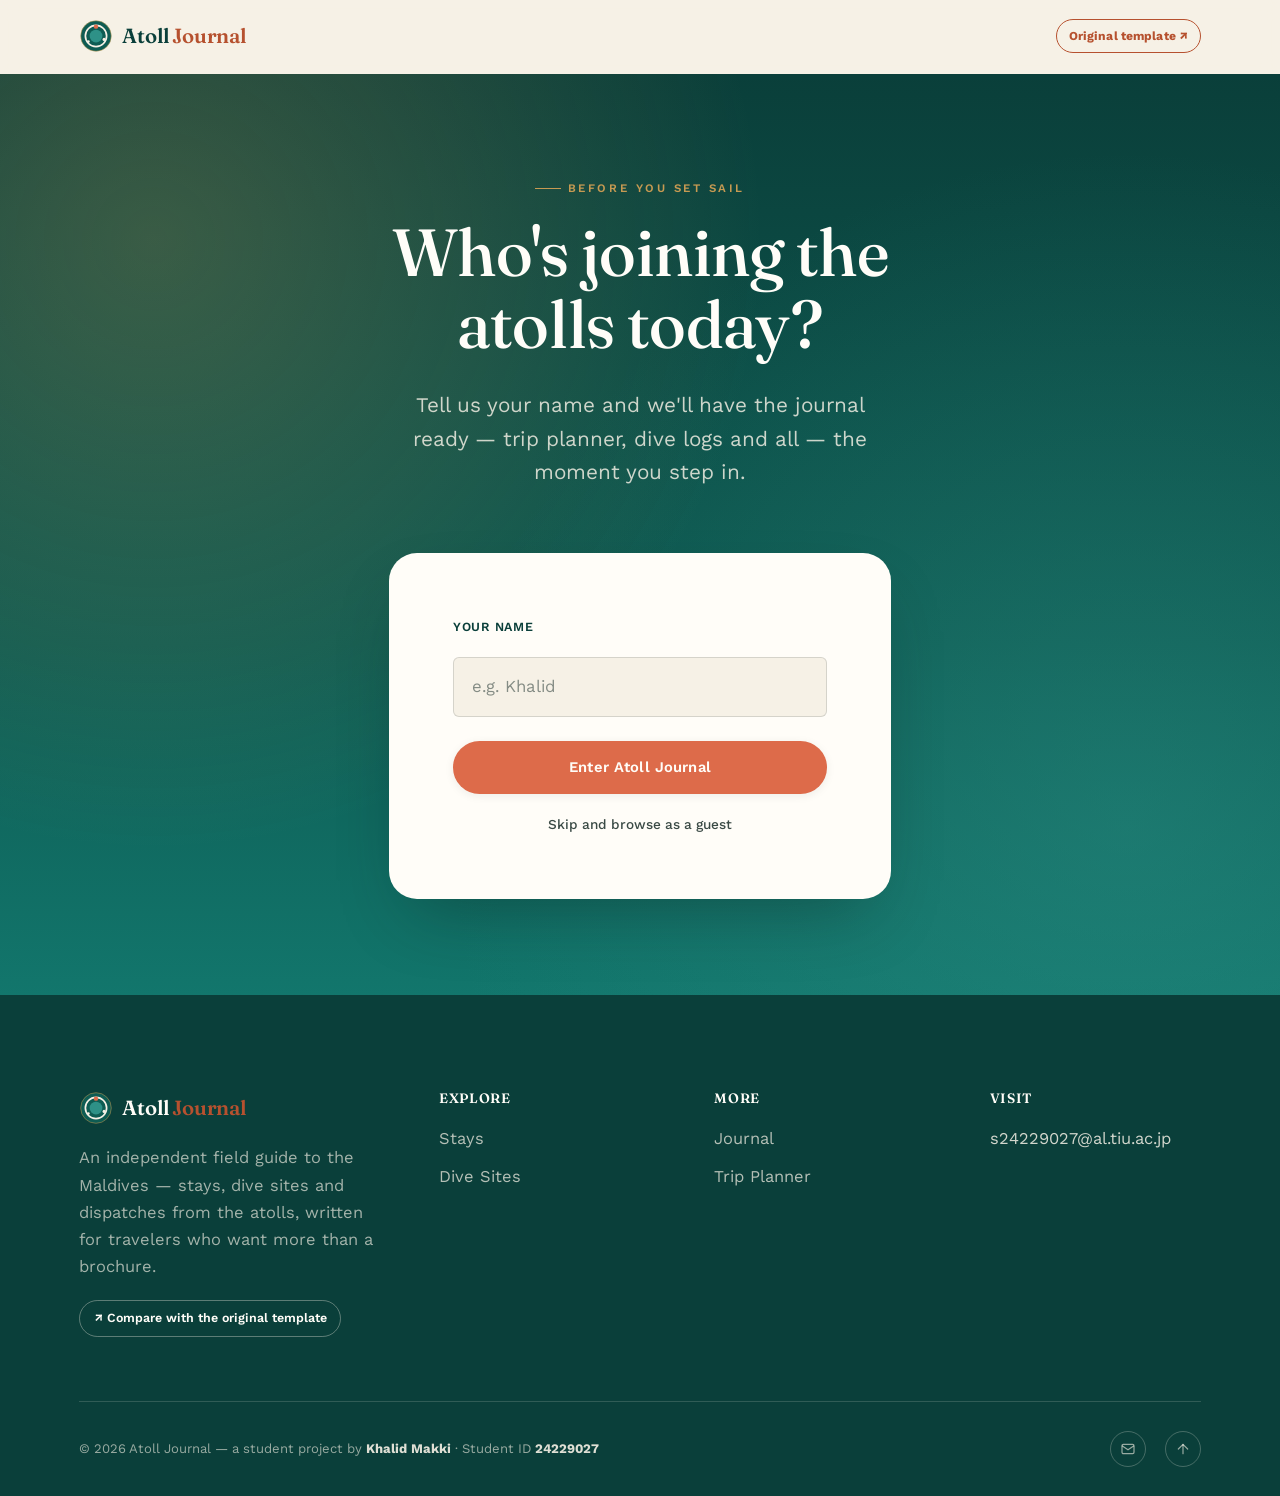
<file: index.html>
<!doctype html>
<html lang="en">
<head>
<meta charset="UTF-8">
<meta name="viewport" content="width=device-width, initial-scale=1.0">
<title>Atoll Journal — A Field Guide to the Maldives</title>
<meta name="description" content="Atoll Journal is an independent field guide to the Maldives: curated stays, dive sites and dispatches from the atolls, plus a trip planner to sketch your own itinerary.">
<link rel="icon" type="image/svg+xml" href="images/favicon.svg">
<link rel="preconnect" href="https://fonts.googleapis.com">
<link rel="preconnect" href="https://fonts.gstatic.com" crossorigin>
<link href="https://fonts.googleapis.com/css2?family=Fraunces:opsz,wght@9..144,400;9..144,500;9..144,600&family=Work+Sans:wght@400;500;600;700&display=swap" rel="stylesheet">
<link rel="stylesheet" href="css/style.css?v=2">
</head>
<body>

<div id="welcome-banner" hidden>
  <div class="container">
    <span class="wb-icon" aria-hidden="true"></span>
    <span class="wb-text"></span>
  </div>
</div>

<header class="site-header">
  <div class="container">
    <a href="index.html" class="brand"><img src="images/logo.svg" alt=""><span>Atoll <em>Journal</em></span></a>
    <div class="header-actions">
      <a class="template-badge" href="https://freewebsitetemplates.com/preview/beachresort/" target="_blank" rel="noopener noreferrer">Original template ↗</a>
      <nav class="main-nav" aria-label="Primary">
        <ul>
          <li><a href="index.html" class="active">Home</a></li>
          <li><a href="rooms.html">Stays</a></li>
          <li><a href="dives.html">Dive</a></li>
          <li><a href="news.html">Journal</a></li>
        </ul>
        <button class="nav-toggle" aria-label="Toggle navigation" aria-expanded="false">
          <span></span><span></span><span></span>
        </button>
      </nav>
    </div>
  </div>
</header>

<main>

  <section class="hero">
    <div class="container">
      <div class="hero-copy">
        <div class="eyebrow">A field guide to the Maldives</div>
        <h1>Twenty-six atolls.<br><em>One</em> unhurried journal.</h1>
        <p class="lede">Atoll Journal is a small, independent guide written for travelers who want more than a brochure — honest notes on where to stay, where to dive, and how the islands actually feel once the boat engine cuts out.</p>
        <div class="hero-actions">
          <a href="#trip-planner" class="btn btn-primary">Plan your escape</a>
          <a href="news.html" class="btn btn-ghost">Read the journal</a>
        </div>
      </div>
      <div class="hero-figure">
        <img src="images/hero-atoll.svg" alt="Illustrated map of a Maldivian atoll: a sand-rimmed reef enclosing a turquoise lagoon, six small islands, a compass rose and a dotted boat route between them.">
      </div>
    </div>
    <div class="container">
      <div class="hero-stats">
        <div>
          <svg class="stat-ic" width="26" height="26" viewBox="0 0 26 26" fill="none"><circle cx="13" cy="13" r="10" stroke="currentColor" stroke-width="1.6"/><circle cx="13" cy="13" r="4" fill="currentColor" opacity="0.35"/></svg>
          <strong>26</strong><span>Natural Atolls</span>
        </div>
        <div>
          <svg class="stat-ic" width="26" height="26" viewBox="0 0 26 26" fill="none" stroke="currentColor" stroke-width="1.6" stroke-linecap="round"><path d="M13 22V10"/><path d="M13 14c-3-1-4-4-3-7"/><path d="M13 11c3-1 4-3.5 3-6.5"/><path d="M13 17c2.5-.5 4-2.5 3.5-5"/><path d="M13 17c-2.5-.5-4.5-2-4-4.5"/></svg>
          <strong>1,192</strong><span>Coral Islands</span>
        </div>
        <div>
          <svg class="stat-ic" width="26" height="26" viewBox="0 0 26 26" fill="none"><path d="M5 12c0-3.5 3-6 8-6s8 2.5 8 6v3c0 3.5-3 6-8 6s-8-2.5-8-6z" stroke="currentColor" stroke-width="1.6"/><circle cx="9.5" cy="12.5" r="2" fill="currentColor" opacity="0.3"/><circle cx="16.5" cy="12.5" r="2" fill="currentColor" opacity="0.3"/></svg>
          <strong>90+</strong><span>Dive Sites Logged</span>
        </div>
      </div>
    </div>
  </section>

  <section class="section-tight">
    <div class="container">
      <div class="route-divider" aria-hidden="true">
        <svg width="16" height="16" viewBox="0 0 16 16"><circle cx="8" cy="8" r="7" fill="none" stroke="currentColor" stroke-width="1.4"/><circle cx="8" cy="8" r="3" fill="currentColor"/></svg>
        <span class="route-line"></span>
        <svg width="16" height="16" viewBox="0 0 16 16"><circle cx="8" cy="8" r="7" fill="none" stroke="currentColor" stroke-width="1.4"/><circle cx="8" cy="8" r="3" fill="currentColor"/></svg>
      </div>

      <div class="section-head" data-reveal>
        <div class="eyebrow">Start here</div>
        <h2>Three ways into the atolls</h2>
        <p class="lede">Everything in this journal folds into one of three sections. Pick the one that matches your trip, or read them all before you pack.</p>
      </div>

      <div class="feature-grid">
        <a href="rooms.html" class="feature-card" data-reveal data-reveal-delay="1">
          <div class="ic">
            <svg width="30" height="30" viewBox="0 0 32 32" fill="none">
              <path d="M16 4 L26 12 H6 Z" fill="currentColor" opacity="0.15"/>
              <path d="M16 4 L26 12 H6 Z" stroke="currentColor" stroke-width="1.6" stroke-linejoin="round"/>
              <rect x="9" y="12" width="14" height="9" stroke="currentColor" stroke-width="1.6"/>
              <rect x="14" y="16" width="4" height="5" fill="currentColor"/>
              <path d="M6 25c2-1.5 4-1.5 6 0s4 1.5 6 0 4-1.5 6 0 4 1.5 6 0" stroke="currentColor" stroke-width="1.4" stroke-linecap="round" fill="none"/>
              <line x1="11" y1="21" x2="11" y2="25" stroke="currentColor" stroke-width="1.4"/>
              <line x1="21" y1="21" x2="21" y2="25" stroke="currentColor" stroke-width="1.4"/>
            </svg>
          </div>
          <h3>Stays</h3>
          <p>From reef-edge guesthouses to overwater villas — where to actually sleep, and what you're paying for.</p>
        </a>
        <a href="dives.html" class="feature-card" data-reveal data-reveal-delay="2">
          <div class="ic">
            <svg width="30" height="30" viewBox="0 0 32 32" fill="none">
              <path d="M8 14c0-4 3.5-7 8-7s8 3 8 7v4c0 4-3.5 7-8 7s-8-3-8-7z" stroke="currentColor" stroke-width="1.6"/>
              <circle cx="12.5" cy="15" r="2.6" fill="currentColor" opacity="0.18"/>
              <circle cx="12.5" cy="15" r="2.6" stroke="currentColor" stroke-width="1.4"/>
              <circle cx="19.5" cy="15" r="2.6" fill="currentColor" opacity="0.18"/>
              <circle cx="19.5" cy="15" r="2.6" stroke="currentColor" stroke-width="1.4"/>
              <path d="M16 17.4v3" stroke="currentColor" stroke-width="1.2"/>
              <path d="M24 12c2-1 3-3 2.5-5.5" stroke="currentColor" stroke-width="1.6" stroke-linecap="round" fill="none"/>
            </svg>
          </div>
          <h3>Dive</h3>
          <p>Channels, cleaning stations and wrecks — logged, rated, and matched to the season you're traveling in.</p>
        </a>
        <a href="news.html" class="feature-card" data-reveal data-reveal-delay="3">
          <div class="ic">
            <svg width="30" height="30" viewBox="0 0 32 32" fill="none">
              <path d="M7 6h14a2 2 0 0 1 2 2v16a2 2 0 0 1-2 2H7a2 2 0 0 1-2-2V8a2 2 0 0 1 2-2z" stroke="currentColor" stroke-width="1.6"/>
              <path d="M9 12h8M9 16h10M9 20h6" stroke="currentColor" stroke-width="1.3" stroke-linecap="round"/>
              <path d="M23 5l3 3-9 9-3.5 1 1-3.5z" fill="currentColor" opacity="0.18"/>
              <path d="M23 5l3 3-9 9-3.5 1 1-3.5z" stroke="currentColor" stroke-width="1.4" stroke-linejoin="round"/>
            </svg>
          </div>
          <h3>Journal</h3>
          <p>Dispatches, field notes and the occasional argument about the best time of year to visit.</p>
        </a>
      </div>
    </div>
  </section>

  <section id="trip-planner" class="section-tight">
    <div class="container">
      <div class="trip-planner" data-reveal>
        <div class="eyebrow">Built for this journal</div>
        <h2>Trip Planner</h2>
        <p>Tell it how long you're staying, what draws you here, and what kind of trip you're after. It sketches a day-by-day plan and a ballpark cost — calculated live, in your browser, no page reload.</p>

        <div class="tp-grid">
          <form id="trip-planner-form" aria-label="Trip planner">
            <div class="tp-field">
              <label for="tp-nights">Nights in the Maldives</label>
              <input type="number" id="tp-nights" name="nights" min="1" max="21" value="5" required>
            </div>
            <div class="tp-row">
              <div class="tp-field">
                <label for="tp-interest">Travel style</label>
                <select id="tp-interest" name="interest">
                  <option value="dive">Diving &amp; Reef Life</option>
                  <option value="relax" selected>Overwater Relaxation</option>
                  <option value="culture">Food &amp; Local Culture</option>
                  <option value="family">Family Adventure</option>
                </select>
              </div>
              <div class="tp-field">
                <label for="tp-budget">Budget tier</label>
                <select id="tp-budget" name="budget">
                  <option value="essential">Essential</option>
                  <option value="refined" selected>Refined</option>
                  <option value="signature">Signature</option>
                </select>
              </div>
            </div>
            <button type="submit" class="btn btn-primary">Chart my itinerary</button>
          </form>

          <div id="trip-planner-result">
            <p class="tp-placeholder">Your personalized itinerary will appear here — set your nights, style and budget, then chart it.</p>
          </div>
        </div>
      </div>
    </div>
  </section>

  <section>
    <div class="container">
      <div class="section-head" data-reveal>
        <div class="eyebrow">Fresh off the boat</div>
        <h2>Latest from the Journal</h2>
        <p class="lede">Short dispatches from the atolls — read the full archive on the Journal page.</p>
      </div>

      <div class="card-grid">
        <a href="news.html" class="card" data-reveal data-reveal-delay="1">
          <div class="card-media" style="background:linear-gradient(135deg,#0e5c53,#2e9187);">
            <svg viewBox="0 0 400 300" width="100%" height="100%" preserveAspectRatio="xMidYMid meet">
              <circle cx="200" cy="150" r="70" fill="#f6f1e6" opacity="0.12"/>
              <path d="M120,190 Q200,120 280,190" stroke="#f6f1e6" stroke-width="4" fill="none" opacity="0.6"/>
              <path d="M120,210 Q200,150 280,210" stroke="#f6f1e6" stroke-width="4" fill="none" opacity="0.4"/>
              <circle cx="200" cy="140" r="26" fill="#f3d9a4"/>
            </svg>
          </div>
          <div class="card-body">
            <span class="journal-date">Field Notes</span>
            <h3>Reading the Reef: A Beginner's Guide to Maldivian Coral</h3>
            <p>What you're actually looking at on your first snorkel — and why it matters where you put your fins.</p>
          </div>
        </a>
        <a href="news.html" class="card" data-reveal data-reveal-delay="2">
          <div class="card-media" style="background:linear-gradient(135deg,#12211d,#3a4a45);">
            <svg viewBox="0 0 400 300" width="100%" height="100%" preserveAspectRatio="xMidYMid meet">
              <rect x="140" y="120" width="120" height="70" rx="4" fill="#f6f1e6" opacity="0.14"/>
              <path d="M150,160 L200,120 L250,160" stroke="#c69a52" stroke-width="4" fill="none" stroke-linecap="round" stroke-linejoin="round"/>
              <rect x="192" y="160" width="16" height="30" fill="#c69a52"/>
            </svg>
          </div>
          <div class="card-body">
            <span class="journal-date">Dispatch</span>
            <h3>The Last Boat Builders of Alifushi</h3>
            <p>On the island still building dhonis by hand — and what happens to the craft when the orders slow down.</p>
          </div>
        </a>
        <a href="news.html" class="card" data-reveal data-reveal-delay="3">
          <div class="card-media" style="background:linear-gradient(135deg,#dd6b4a,#c69a52);">
            <svg viewBox="0 0 400 300" width="100%" height="100%" preserveAspectRatio="xMidYMid meet">
              <circle cx="200" cy="150" r="55" fill="#f6f1e6" opacity="0.85"/>
              <circle cx="200" cy="150" r="55" fill="none" stroke="#12211d" stroke-width="3" opacity="0.5"/>
              <circle cx="182" cy="140" r="7" fill="#12211d" opacity="0.6"/>
              <circle cx="215" cy="155" r="5" fill="#12211d" opacity="0.6"/>
              <circle cx="195" cy="168" r="4" fill="#12211d" opacity="0.6"/>
            </svg>
          </div>
          <div class="card-body">
            <span class="journal-date">Guide</span>
            <h3>Five Breakfasts Worth Waking Up For</h3>
            <p>A short, opinionated list of the mas huni plates and roshi stalls we keep going back to.</p>
          </div>
        </a>
      </div>
    </div>
  </section>


</main>

<footer class="site-footer">
  <div class="container">
    <div class="footer-grid">
      <div class="footer-brand">
        <a href="index.html" class="brand"><img src="images/logo.svg" alt=""><span>Atoll <em>Journal</em></span></a>
        <p>An independent field guide to the Maldives — stays, dive sites and dispatches from the atolls, written for travelers who want more than a brochure.</p>
        <a class="template-credit" href="https://freewebsitetemplates.com/preview/beachresort/" target="_blank" rel="noopener noreferrer">↗ Compare with the original template</a>
      </div>
      <div class="footer-col">
        <h4>Explore</h4>
        <ul>
          <li><a href="rooms.html">Stays</a></li>
          <li><a href="dives.html">Dive Sites</a></li>
        </ul>
      </div>
      <div class="footer-col">
        <h4>More</h4>
        <ul>
          <li><a href="news.html">Journal</a></li>
          <li><a href="index.html#trip-planner">Trip Planner</a></li>
        </ul>
      </div>
      <div class="footer-col">
        <h4>Visit</h4>
        <ul>
          <li>s24229027@al.tiu.ac.jp</li>
        </ul>
      </div>
    </div>
  </div>
  <div class="container">
    <div class="footer-bottom">
      <span>© <span data-year></span> Atoll Journal — a student project by <strong>Khalid Makki</strong> · Student ID <strong>24229027</strong></span>
      <div class="footer-socials">
        <a href="mailto:s24229027@al.tiu.ac.jp" aria-label="Email Atoll Journal">
          <svg width="16" height="16" viewBox="0 0 24 24" fill="none" stroke="currentColor" stroke-width="1.8"><rect x="3" y="5" width="18" height="14" rx="2"/><path d="M3 7l9 6 9-6"/></svg>
        </a>
        <a href="#top" aria-label="Back to top">
          <svg width="16" height="16" viewBox="0 0 24 24" fill="none" stroke="currentColor" stroke-width="1.8" stroke-linecap="round" stroke-linejoin="round"><path d="M12 19V5"/><path d="M5 12l7-7 7 7"/></svg>
        </a>
      </div>
    </div>
  </div>
</footer>

<script src="js/main.js?v=2"></script>
</body>
</html>
</file>
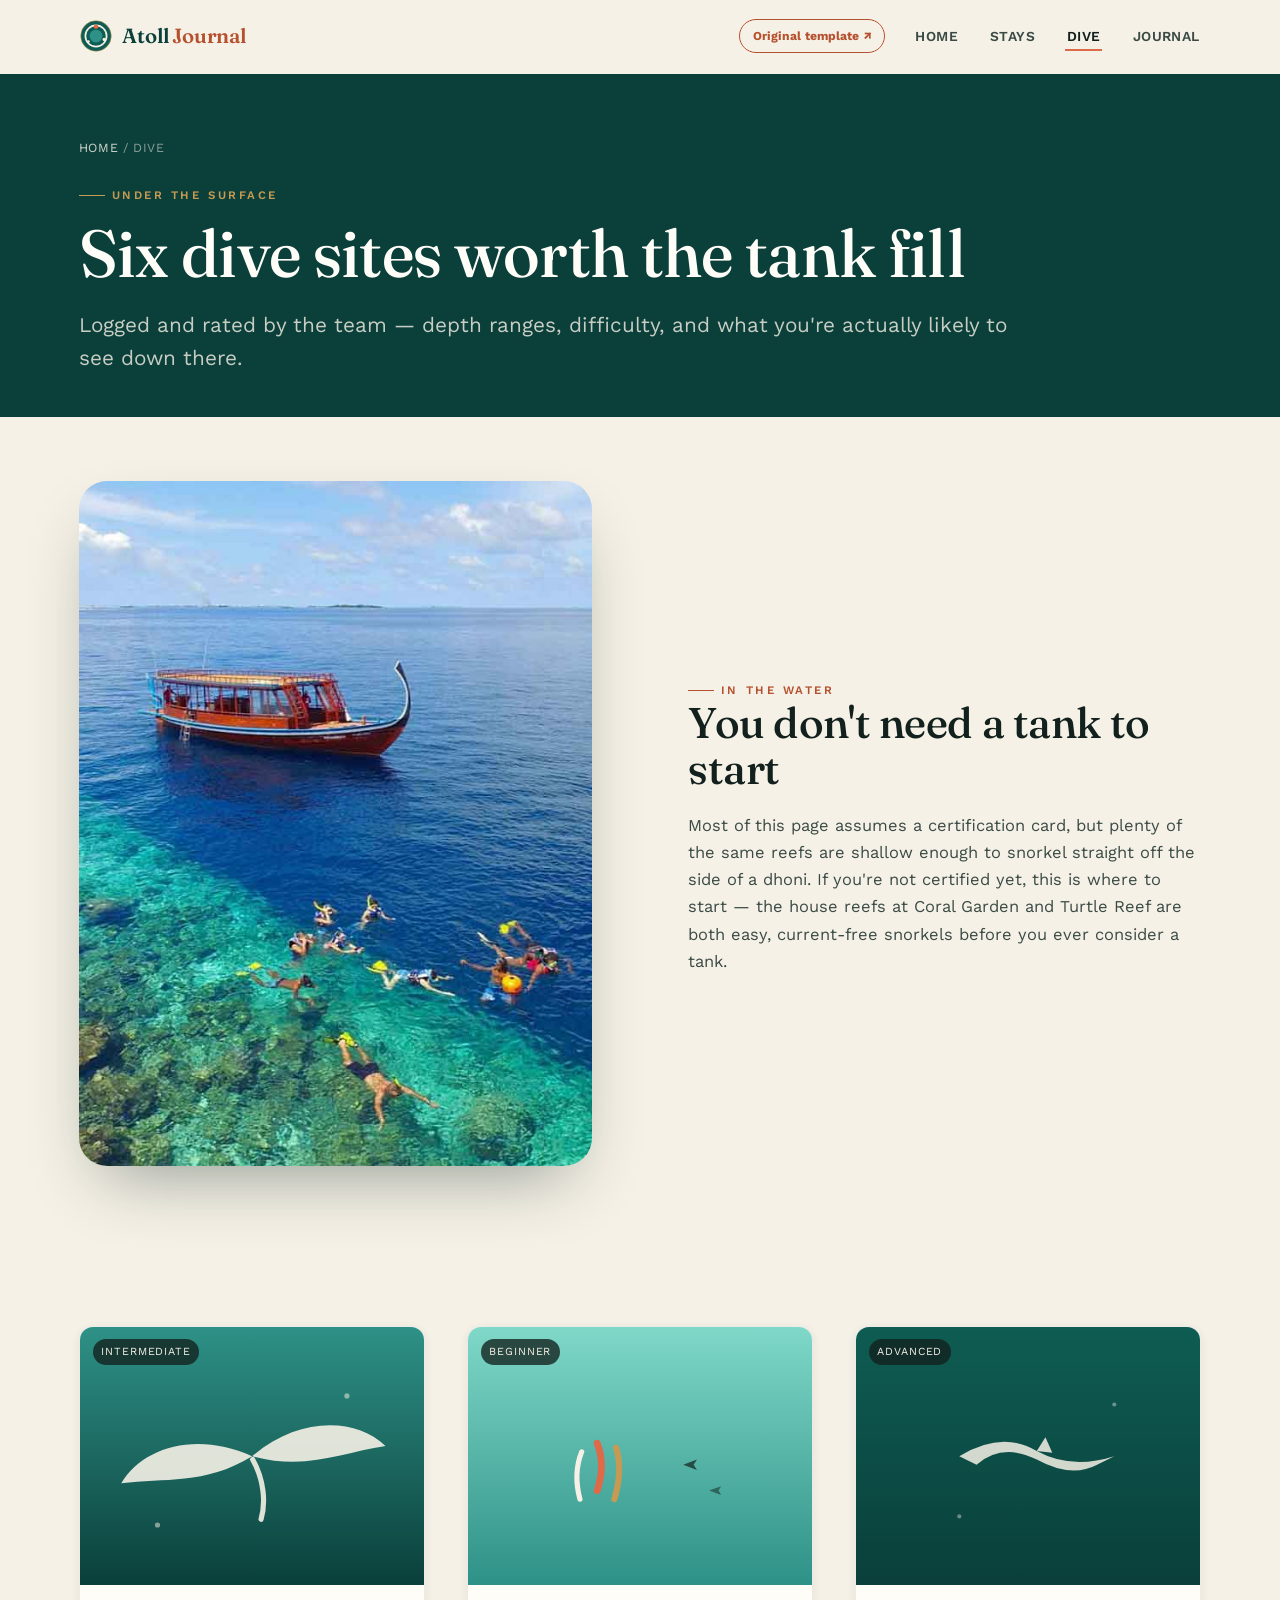
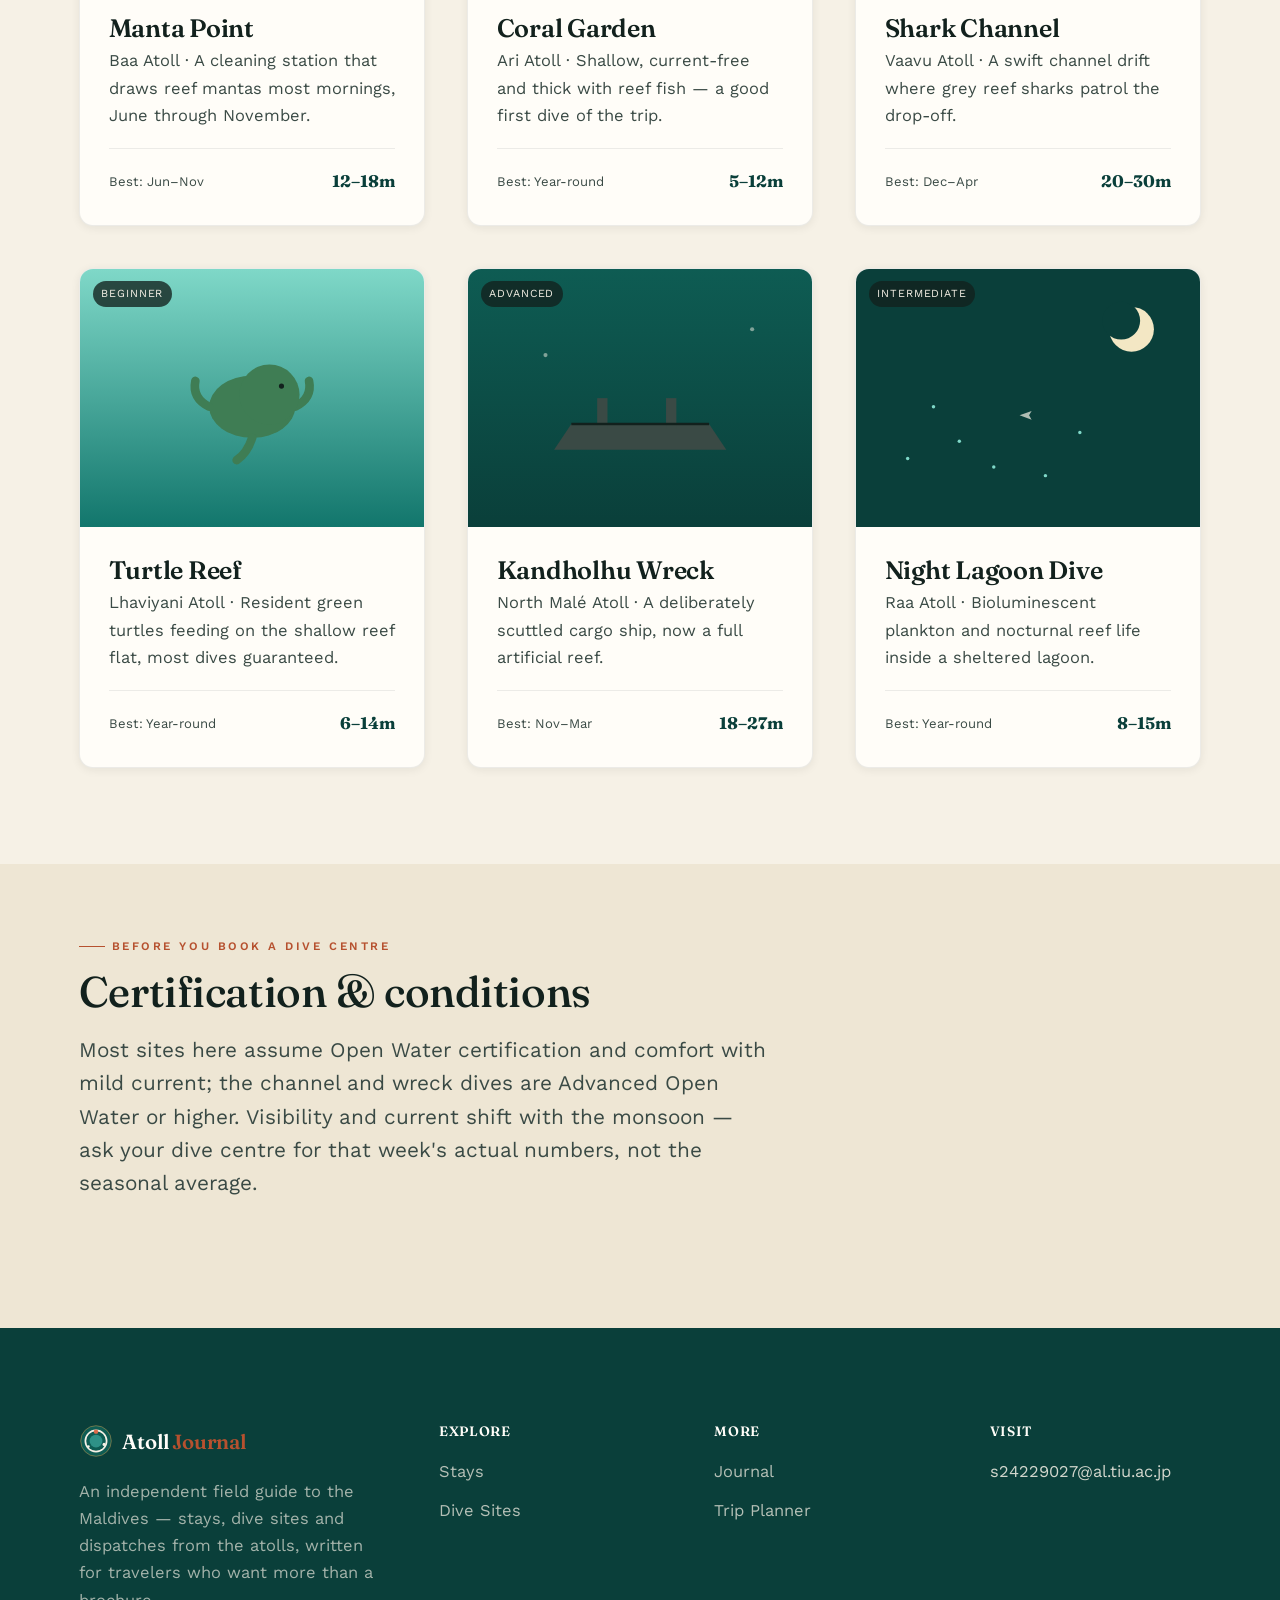
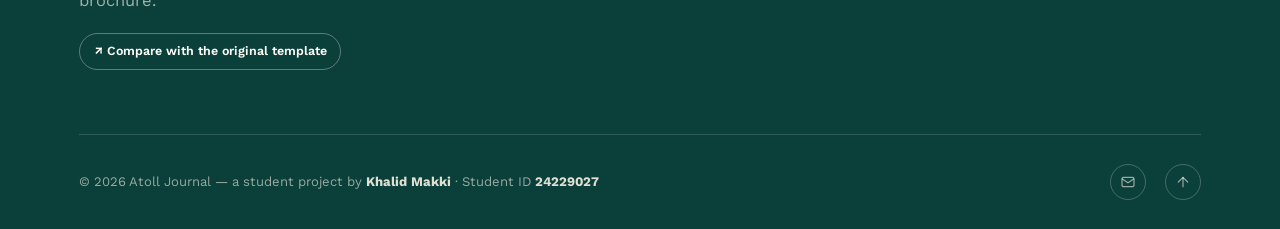
<file: dives.html>
<!doctype html>
<html lang="en">
<head>
<meta charset="UTF-8">
<meta name="viewport" content="width=device-width, initial-scale=1.0">
<title>Dive — Atoll Journal</title>
<meta name="description" content="Six logged Maldives dive sites, rated by difficulty and depth, from shallow coral gardens to shark channels and a wreck dive.">
<link rel="icon" type="image/svg+xml" href="images/favicon.svg">
<link rel="preconnect" href="https://fonts.googleapis.com">
<link rel="preconnect" href="https://fonts.gstatic.com" crossorigin>
<link href="https://fonts.googleapis.com/css2?family=Fraunces:opsz,wght@9..144,400;9..144,500;9..144,600&family=Work+Sans:wght@400;500;600;700&display=swap" rel="stylesheet">
<link rel="stylesheet" href="css/style.css?v=2">
</head>
<body>

<header class="site-header">
  <div class="container">
    <a href="index.html" class="brand"><img src="images/logo.svg" alt=""><span>Atoll <em>Journal</em></span></a>
    <div class="header-actions">
      <a class="template-badge" href="https://freewebsitetemplates.com/preview/beachresort/" target="_blank" rel="noopener noreferrer">Original template ↗</a>
      <nav class="main-nav" aria-label="Primary">
        <ul>
          <li><a href="index.html">Home</a></li>
          <li><a href="rooms.html">Stays</a></li>
          <li><a href="dives.html" class="active">Dive</a></li>
          <li><a href="news.html">Journal</a></li>
        </ul>
        <button class="nav-toggle" aria-label="Toggle navigation" aria-expanded="false">
          <span></span><span></span><span></span>
        </button>
      </nav>
    </div>
  </div>
</header>

<main>

  <section class="page-hero">
    <div class="container">
      <div class="crumb"><a href="index.html">Home</a> / Dive</div>
      <div class="eyebrow">Under the surface</div>
      <h1>Six dive sites worth the tank fill</h1>
      <p class="lede">Logged and rated by the team — depth ranges, difficulty, and what you're actually likely to see down there.</p>
    </div>
  </section>

  <section class="section-tight">
    <div class="container">
      <div class="about-split" data-reveal>
        <div>
          <img src="images/snorkel-group-reef.jpg" alt="A group of snorkelers exploring a shallow coral reef beside a traditional Maldivian dhoni boat" style="border-radius:var(--radius-lg); box-shadow:var(--shadow-lg); width:100%; display:block;">
        </div>
        <div>
          <div class="eyebrow">In the water</div>
          <h2>You don't need a tank to start</h2>
          <p style="margin-top:var(--sp-3);">Most of this page assumes a certification card, but plenty of the same reefs are shallow enough to snorkel straight off the side of a dhoni. If you're not certified yet, this is where to start — the house reefs at Coral Garden and Turtle Reef are both easy, current-free snorkels before you ever consider a tank.</p>
        </div>
      </div>
    </div>
  </section>

  <section>
    <div class="container">
      <div class="card-grid">

        <div class="card" data-reveal data-reveal-delay="1">
          <div class="card-media" style="background:linear-gradient(180deg,#2e9187,#0a3f3a);">
            <span class="card-tag">Intermediate</span>
            <svg viewBox="0 0 400 300" width="100%" height="100%" preserveAspectRatio="xMidYMid meet">
              <g transform="translate(200,150) rotate(-8)" fill="#f6f1e6" opacity="0.9">
                <path d="M0,0 C -60,-38 -125,-28 -155,10 C -105,10 -60,26 0,0 C 60,26 105,10 155,10 C 125,-28 60,-38 0,0 Z"/>
                <path d="M0,4 C 10,30 8,56 0,74" stroke="#f6f1e6" stroke-width="6" fill="none" stroke-linecap="round"/>
              </g>
              <circle cx="90" cy="230" r="3" fill="#f6f1e6" opacity="0.5"/>
              <circle cx="310" cy="80" r="3" fill="#f6f1e6" opacity="0.5"/>
            </svg>
          </div>
          <div class="card-body">
            <h3>Manta Point</h3>
            <p>Baa Atoll · A cleaning station that draws reef mantas most mornings, June through November.</p>
            <div class="card-meta"><span>Best: Jun–Nov</span><span class="price">12–18m</span></div>
          </div>
        </div>

        <div class="card" data-reveal data-reveal-delay="2">
          <div class="card-media" style="background:linear-gradient(180deg,#7fd8c8,#2e9187);">
            <span class="card-tag">Beginner</span>
            <svg viewBox="0 0 400 300" width="100%" height="100%" preserveAspectRatio="xMidYMid meet">
              <g transform="translate(150,190)"><path d="M0,0 Q10,-30 0,-55" stroke="#dd6b4a" stroke-width="8" fill="none" stroke-linecap="round"/><path d="M20,10 Q30,-24 22,-50" stroke="#c69a52" stroke-width="7" fill="none" stroke-linecap="round"/><path d="M-20,10 Q-28,-20 -18,-45" stroke="#f6f1e6" stroke-width="6" fill="none" stroke-linecap="round"/></g>
              <g transform="translate(250,160)"><path d="M0,0 l16,-6 l-4,6 l4,6 z" fill="#12211d" opacity="0.7"/></g>
              <g transform="translate(280,190)"><path d="M0,0 l14,-5 l-3,5 l3,5 z" fill="#12211d" opacity="0.5"/></g>
            </svg>
          </div>
          <div class="card-body">
            <h3>Coral Garden</h3>
            <p>Ari Atoll · Shallow, current-free and thick with reef fish — a good first dive of the trip.</p>
            <div class="card-meta"><span>Best: Year-round</span><span class="price">5–12m</span></div>
          </div>
        </div>

        <div class="card" data-reveal data-reveal-delay="3">
          <div class="card-media" style="background:linear-gradient(180deg,#0e5c53,#0a3f3a);">
            <span class="card-tag">Advanced</span>
            <svg viewBox="0 0 400 300" width="100%" height="100%" preserveAspectRatio="xMidYMid meet">
              <g transform="translate(210,150)"><path d="M-90,0 Q-40,-30 0,-6 Q40,16 90,0 L70,10 Q40,26 0,4 Q-40,-16 -70,10 Z" fill="#f6f1e6" opacity="0.85"/><path d="M0,-6 L10,-22 L18,-4 Z" fill="#f6f1e6" opacity="0.85"/></g>
              <circle cx="120" cy="220" r="2.4" fill="#f6f1e6" opacity="0.4"/>
              <circle cx="300" cy="90" r="2.4" fill="#f6f1e6" opacity="0.4"/>
            </svg>
          </div>
          <div class="card-body">
            <h3>Shark Channel</h3>
            <p>Vaavu Atoll · A swift channel drift where grey reef sharks patrol the drop-off.</p>
            <div class="card-meta"><span>Best: Dec–Apr</span><span class="price">20–30m</span></div>
          </div>
        </div>

        <div class="card" data-reveal data-reveal-delay="1">
          <div class="card-media" style="background:linear-gradient(180deg,#7fd8c8,#12766c);">
            <span class="card-tag">Beginner</span>
            <svg viewBox="0 0 400 300" width="100%" height="100%" preserveAspectRatio="xMidYMid meet">
              <g transform="translate(200,160)"><ellipse rx="50" ry="36" fill="#3f7d54"/><path d="M-50,0 Q-70,-10 -66,-30" stroke="#3f7d54" stroke-width="10" fill="none" stroke-linecap="round"/><path d="M50,0 Q70,-10 66,-30" stroke="#3f7d54" stroke-width="10" fill="none" stroke-linecap="round"/><path d="M0,36 Q-6,54 -18,62" stroke="#3f7d54" stroke-width="10" fill="none" stroke-linecap="round"/><circle cx="20" cy="-14" r="35" fill="#3f7d54"/><circle cx="34" cy="-24" r="3" fill="#12211d"/></g>
            </svg>
          </div>
          <div class="card-body">
            <h3>Turtle Reef</h3>
            <p>Lhaviyani Atoll · Resident green turtles feeding on the shallow reef flat, most dives guaranteed.</p>
            <div class="card-meta"><span>Best: Year-round</span><span class="price">6–14m</span></div>
          </div>
        </div>

        <div class="card" data-reveal data-reveal-delay="2">
          <div class="card-media" style="background:linear-gradient(180deg,#0e5c53,#0a3f3a);">
            <span class="card-tag">Advanced</span>
            <svg viewBox="0 0 400 300" width="100%" height="100%" preserveAspectRatio="xMidYMid meet">
              <path d="M100,210 L300,210 L280,180 L120,180 Z" fill="#3a4a45"/>
              <rect x="150" y="150" width="12" height="35" fill="#3a4a45"/>
              <rect x="230" y="150" width="12" height="35" fill="#3a4a45"/>
              <path d="M120,180 L280,180" stroke="#12211d" stroke-width="3"/>
              <circle cx="330" cy="70" r="2.4" fill="#f6f1e6" opacity="0.5"/>
              <circle cx="90" cy="100" r="2.4" fill="#f6f1e6" opacity="0.5"/>
            </svg>
          </div>
          <div class="card-body">
            <h3>Kandholhu Wreck</h3>
            <p>North Malé Atoll · A deliberately scuttled cargo ship, now a full artificial reef.</p>
            <div class="card-meta"><span>Best: Nov–Mar</span><span class="price">18–27m</span></div>
          </div>
        </div>

        <div class="card" data-reveal data-reveal-delay="3">
          <div class="card-media" style="background:#0a3f3a;">
            <span class="card-tag">Intermediate</span>
            <svg viewBox="0 0 400 300" width="100%" height="100%" preserveAspectRatio="xMidYMid meet">
              <circle cx="320" cy="70" r="26" fill="#f3e7c4"/>
              <circle cx="308" cy="60" r="22" fill="#0a3f3a"/>
              <g fill="#7fd8c8"><circle cx="120" cy="200" r="2"/><circle cx="160" cy="230" r="2"/><circle cx="90" cy="160" r="2"/><circle cx="220" cy="240" r="2"/><circle cx="260" cy="190" r="2"/><circle cx="60" cy="220" r="2"/></g>
              <g transform="translate(190,170)"><path d="M0,0 l14,-5 l-3,5 l3,5 z" fill="#f6f1e6" opacity="0.7"/></g>
            </svg>
          </div>
          <div class="card-body">
            <h3>Night Lagoon Dive</h3>
            <p>Raa Atoll · Bioluminescent plankton and nocturnal reef life inside a sheltered lagoon.</p>
            <div class="card-meta"><span>Best: Year-round</span><span class="price">8–15m</span></div>
          </div>
        </div>

      </div>
    </div>
  </section>

  <section class="section-tight" style="background:var(--paper-dim);">
    <div class="container">
      <div class="section-head" data-reveal>
        <div class="eyebrow">Before you book a dive centre</div>
        <h2>Certification &amp; conditions</h2>
        <p class="lede">Most sites here assume Open Water certification and comfort with mild current; the channel and wreck dives are Advanced Open Water or higher. Visibility and current shift with the monsoon — ask your dive centre for that week's actual numbers, not the seasonal average.</p>
      </div>
    </div>
  </section>


</main>

<footer class="site-footer">
  <div class="container">
    <div class="footer-grid">
      <div class="footer-brand">
        <a href="index.html" class="brand"><img src="images/logo.svg" alt=""><span>Atoll <em>Journal</em></span></a>
        <p>An independent field guide to the Maldives — stays, dive sites and dispatches from the atolls, written for travelers who want more than a brochure.</p>
        <a class="template-credit" href="https://freewebsitetemplates.com/preview/beachresort/" target="_blank" rel="noopener noreferrer">↗ Compare with the original template</a>
      </div>
      <div class="footer-col">
        <h4>Explore</h4>
        <ul>
          <li><a href="rooms.html">Stays</a></li>
          <li><a href="dives.html">Dive Sites</a></li>
        </ul>
      </div>
      <div class="footer-col">
        <h4>More</h4>
        <ul>
          <li><a href="news.html">Journal</a></li>
          <li><a href="index.html#trip-planner">Trip Planner</a></li>
        </ul>
      </div>
      <div class="footer-col">
        <h4>Visit</h4>
        <ul>
          <li>s24229027@al.tiu.ac.jp</li>
        </ul>
      </div>
    </div>
  </div>
  <div class="container">
    <div class="footer-bottom">
      <span>© <span data-year></span> Atoll Journal — a student project by <strong>Khalid Makki</strong> · Student ID <strong>24229027</strong></span>
      <div class="footer-socials">
        <a href="mailto:s24229027@al.tiu.ac.jp" aria-label="Email Atoll Journal">
          <svg width="16" height="16" viewBox="0 0 24 24" fill="none" stroke="currentColor" stroke-width="1.8"><rect x="3" y="5" width="18" height="14" rx="2"/><path d="M3 7l9 6 9-6"/></svg>
        </a>
        <a href="#top" aria-label="Back to top">
          <svg width="16" height="16" viewBox="0 0 24 24" fill="none" stroke="currentColor" stroke-width="1.8" stroke-linecap="round" stroke-linejoin="round"><path d="M12 19V5"/><path d="M5 12l7-7 7 7"/></svg>
        </a>
      </div>
    </div>
  </div>
</footer>

<script src="js/main.js?v=2"></script>
</body>
</html>
</file>
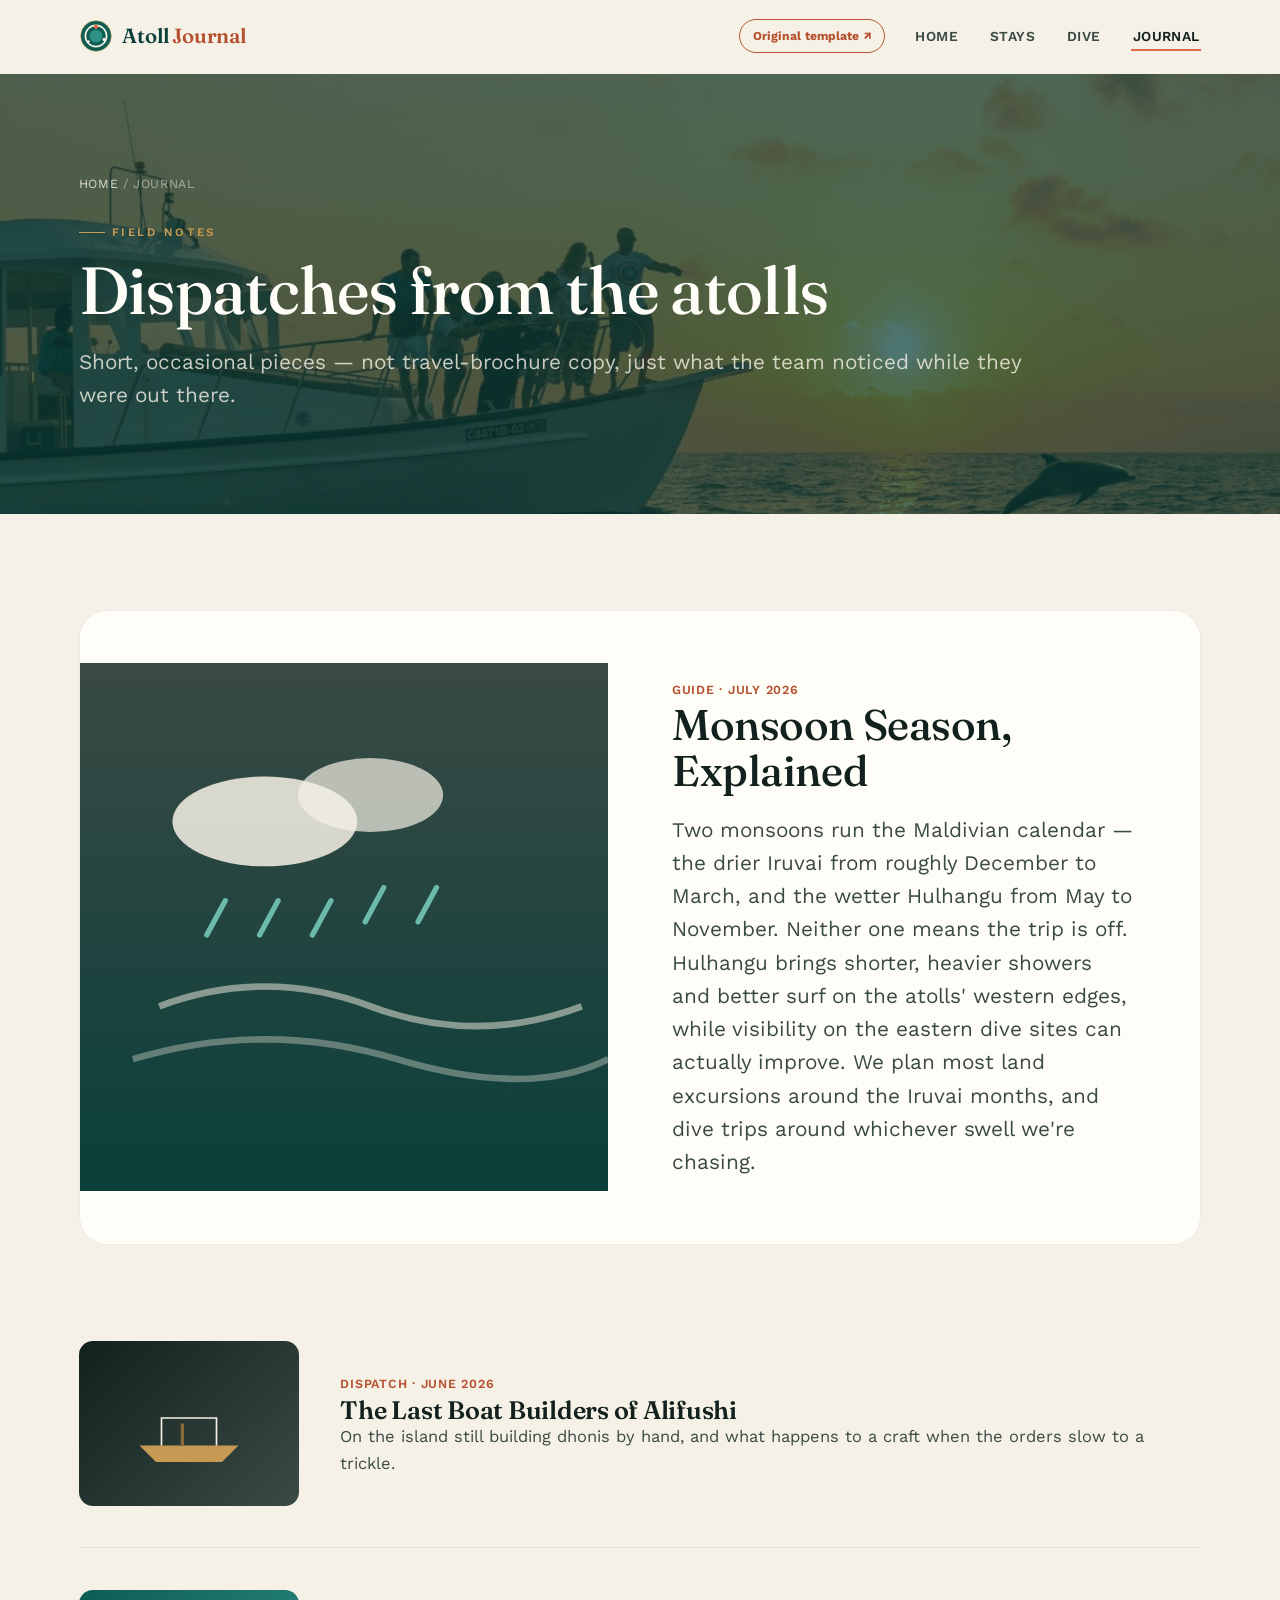
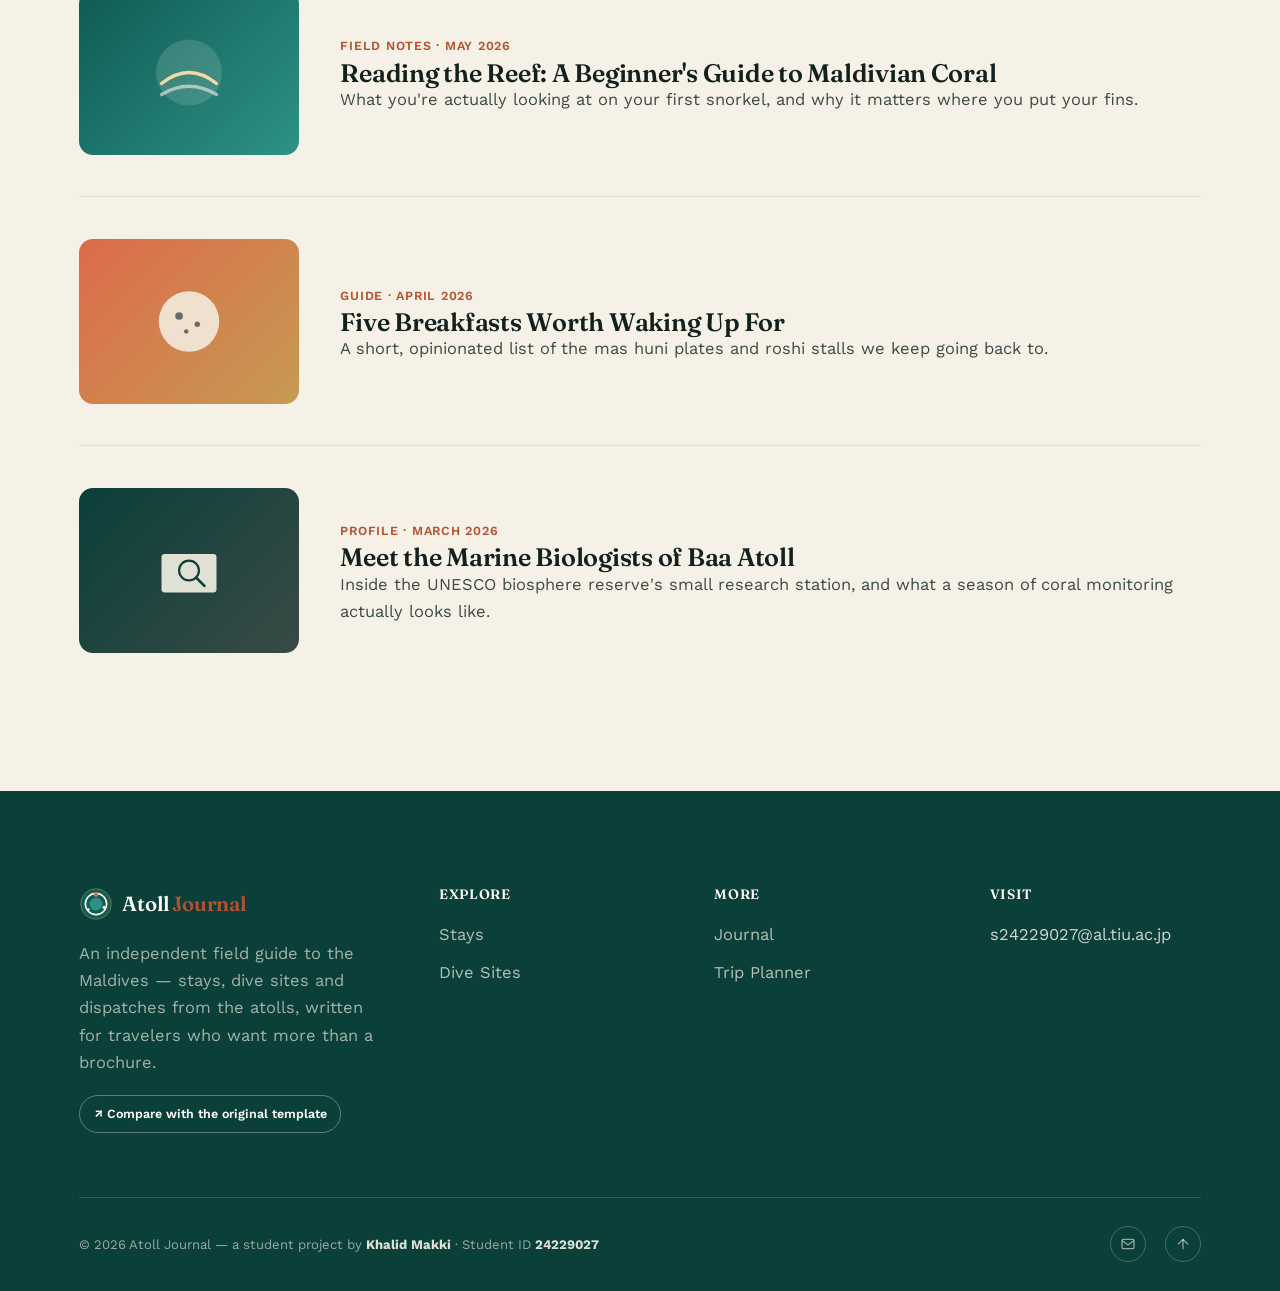
<file: news.html>
<!doctype html>
<html lang="en">
<head>
<meta charset="UTF-8">
<meta name="viewport" content="width=device-width, initial-scale=1.0">
<title>Journal — Atoll Journal</title>
<meta name="description" content="Field notes and dispatches from the Maldives: monsoon season explained, local boat builders, coral reading, and more.">
<link rel="icon" type="image/svg+xml" href="images/favicon.svg">
<link rel="preconnect" href="https://fonts.googleapis.com">
<link rel="preconnect" href="https://fonts.gstatic.com" crossorigin>
<link href="https://fonts.googleapis.com/css2?family=Fraunces:opsz,wght@9..144,400;9..144,500;9..144,600&family=Work+Sans:wght@400;500;600;700&display=swap" rel="stylesheet">
<link rel="stylesheet" href="css/style.css?v=2">
</head>
<body>

<header class="site-header">
  <div class="container">
    <a href="index.html" class="brand"><img src="images/logo.svg" alt=""><span>Atoll <em>Journal</em></span></a>
    <div class="header-actions">
      <a class="template-badge" href="https://freewebsitetemplates.com/preview/beachresort/" target="_blank" rel="noopener noreferrer">Original template ↗</a>
      <nav class="main-nav" aria-label="Primary">
        <ul>
          <li><a href="index.html">Home</a></li>
          <li><a href="rooms.html">Stays</a></li>
          <li><a href="dives.html">Dive</a></li>
          <li><a href="news.html" class="active">Journal</a></li>
        </ul>
        <button class="nav-toggle" aria-label="Toggle navigation" aria-expanded="false">
          <span></span><span></span><span></span>
        </button>
      </nav>
    </div>
  </div>
</header>

<main>

  <section class="page-hero has-photo" style="background-image: linear-gradient(rgba(10,63,58,.72), rgba(10,63,58,.72)), url('images/sunset-dolphin-cruise.jpg');">
    <div class="container">
      <div class="crumb"><a href="index.html">Home</a> / Journal</div>
      <div class="eyebrow">Field notes</div>
      <h1>Dispatches from the atolls</h1>
      <p class="lede">Short, occasional pieces — not travel-brochure copy, just what the team noticed while they were out there.</p>
    </div>
  </section>

  <section>
    <div class="container">

      <article class="journal-feature" data-reveal>
        <div class="card-media" style="background:linear-gradient(180deg,#3a4a45,#0a3f3a);">
          <svg viewBox="0 0 400 400" width="100%" height="100%" preserveAspectRatio="xMidYMid meet">
            <ellipse cx="140" cy="120" rx="70" ry="34" fill="#f6f1e6" opacity="0.85"/>
            <ellipse cx="220" cy="100" rx="55" ry="28" fill="#f6f1e6" opacity="0.7"/>
            <g stroke="#7fd8c8" stroke-width="4" stroke-linecap="round" opacity="0.8">
              <path d="M110,180 l-14,26"/><path d="M150,180 l-14,26"/><path d="M190,180 l-14,26"/>
              <path d="M230,170 l-14,26"/><path d="M270,170 l-14,26"/>
            </g>
            <path d="M60,260 Q140,230 220,260 T380,260" stroke="#f6f1e6" stroke-width="5" fill="none" opacity="0.5"/>
            <path d="M40,300 Q140,270 240,300 T400,300" stroke="#f6f1e6" stroke-width="5" fill="none" opacity="0.35"/>
          </svg>
        </div>
        <div class="jf-body">
          <span class="journal-date">Guide · July 2026</span>
          <h2>Monsoon Season, Explained</h2>
          <p class="lede" style="margin-top:var(--sp-3);">Two monsoons run the Maldivian calendar — the drier Iruvai from roughly December to March, and the wetter Hulhangu from May to November. Neither one means the trip is off. Hulhangu brings shorter, heavier showers and better surf on the atolls' western edges, while visibility on the eastern dive sites can actually improve. We plan most land excursions around the Iruvai months, and dive trips around whichever swell we're chasing.</p>
        </div>
      </article>

      <div class="journal-list">

        <div class="journal-row" data-reveal data-reveal-delay="1">
          <div class="card-media" style="background:linear-gradient(135deg,#12211d,#3a4a45);">
            <svg viewBox="0 0 400 300" width="100%" height="100%" preserveAspectRatio="xMidYMid meet">
              <path d="M110,190 L290,190 L260,220 L140,220 Z" fill="#c69a52"/>
              <path d="M150,190 L150,140 L250,140 L250,190" fill="none" stroke="#f6f1e6" stroke-width="3"/>
              <rect x="185" y="150" width="6" height="40" fill="#8a6a3a"/>
            </svg>
          </div>
          <div>
            <span class="journal-date">Dispatch · June 2026</span>
            <h3>The Last Boat Builders of Alifushi</h3>
            <p>On the island still building dhonis by hand, and what happens to a craft when the orders slow to a trickle.</p>
          </div>
        </div>

        <div class="journal-row" data-reveal data-reveal-delay="2">
          <div class="card-media" style="background:linear-gradient(135deg,#0e5c53,#2e9187);">
            <svg viewBox="0 0 400 300" width="100%" height="100%" preserveAspectRatio="xMidYMid meet">
              <circle cx="200" cy="150" r="60" fill="#f6f1e6" opacity="0.15"/>
              <path d="M150,170 q50,-40 100,0" stroke="#f3d9a4" stroke-width="6" fill="none" stroke-linecap="round"/>
              <path d="M150,190 q50,-30 100,0" stroke="#f6f1e6" stroke-width="6" fill="none" stroke-linecap="round" opacity="0.6"/>
            </svg>
          </div>
          <div>
            <span class="journal-date">Field Notes · May 2026</span>
            <h3>Reading the Reef: A Beginner's Guide to Maldivian Coral</h3>
            <p>What you're actually looking at on your first snorkel, and why it matters where you put your fins.</p>
          </div>
        </div>

        <div class="journal-row" data-reveal data-reveal-delay="3">
          <div class="card-media" style="background:linear-gradient(135deg,#dd6b4a,#c69a52);">
            <svg viewBox="0 0 400 300" width="100%" height="100%" preserveAspectRatio="xMidYMid meet">
              <circle cx="200" cy="150" r="55" fill="#f6f1e6" opacity="0.85"/>
              <circle cx="182" cy="140" r="7" fill="#12211d" opacity="0.6"/>
              <circle cx="215" cy="155" r="5" fill="#12211d" opacity="0.6"/>
              <circle cx="195" cy="168" r="4" fill="#12211d" opacity="0.6"/>
            </svg>
          </div>
          <div>
            <span class="journal-date">Guide · April 2026</span>
            <h3>Five Breakfasts Worth Waking Up For</h3>
            <p>A short, opinionated list of the mas huni plates and roshi stalls we keep going back to.</p>
          </div>
        </div>

        <div class="journal-row" data-reveal data-reveal-delay="4">
          <div class="card-media" style="background:linear-gradient(135deg,#0a3f3a,#3a4a45);">
            <svg viewBox="0 0 400 300" width="100%" height="100%" preserveAspectRatio="xMidYMid meet">
              <rect x="150" y="120" width="100" height="70" rx="6" fill="#f6f1e6" opacity="0.9"/>
              <circle cx="200" cy="150" r="18" fill="none" stroke="#0a3f3a" stroke-width="4"/>
              <line x1="213" y1="163" x2="228" y2="178" stroke="#0a3f3a" stroke-width="5" stroke-linecap="round"/>
            </svg>
          </div>
          <div>
            <span class="journal-date">Profile · March 2026</span>
            <h3>Meet the Marine Biologists of Baa Atoll</h3>
            <p>Inside the UNESCO biosphere reserve's small research station, and what a season of coral monitoring actually looks like.</p>
          </div>
        </div>

      </div>
    </div>
  </section>


</main>

<footer class="site-footer">
  <div class="container">
    <div class="footer-grid">
      <div class="footer-brand">
        <a href="index.html" class="brand"><img src="images/logo.svg" alt=""><span>Atoll <em>Journal</em></span></a>
        <p>An independent field guide to the Maldives — stays, dive sites and dispatches from the atolls, written for travelers who want more than a brochure.</p>
        <a class="template-credit" href="https://freewebsitetemplates.com/preview/beachresort/" target="_blank" rel="noopener noreferrer">↗ Compare with the original template</a>
      </div>
      <div class="footer-col">
        <h4>Explore</h4>
        <ul>
          <li><a href="rooms.html">Stays</a></li>
          <li><a href="dives.html">Dive Sites</a></li>
        </ul>
      </div>
      <div class="footer-col">
        <h4>More</h4>
        <ul>
          <li><a href="news.html">Journal</a></li>
          <li><a href="index.html#trip-planner">Trip Planner</a></li>
        </ul>
      </div>
      <div class="footer-col">
        <h4>Visit</h4>
        <ul>
          <li>s24229027@al.tiu.ac.jp</li>
        </ul>
      </div>
    </div>
  </div>
  <div class="container">
    <div class="footer-bottom">
      <span>© <span data-year></span> Atoll Journal — a student project by <strong>Khalid Makki</strong> · Student ID <strong>24229027</strong></span>
      <div class="footer-socials">
        <a href="mailto:s24229027@al.tiu.ac.jp" aria-label="Email Atoll Journal">
          <svg width="16" height="16" viewBox="0 0 24 24" fill="none" stroke="currentColor" stroke-width="1.8"><rect x="3" y="5" width="18" height="14" rx="2"/><path d="M3 7l9 6 9-6"/></svg>
        </a>
        <a href="#top" aria-label="Back to top">
          <svg width="16" height="16" viewBox="0 0 24 24" fill="none" stroke="currentColor" stroke-width="1.8" stroke-linecap="round" stroke-linejoin="round"><path d="M12 19V5"/><path d="M5 12l7-7 7 7"/></svg>
        </a>
      </div>
    </div>
  </div>
</footer>

<script src="js/main.js?v=2"></script>
</body>
</html>
</file>
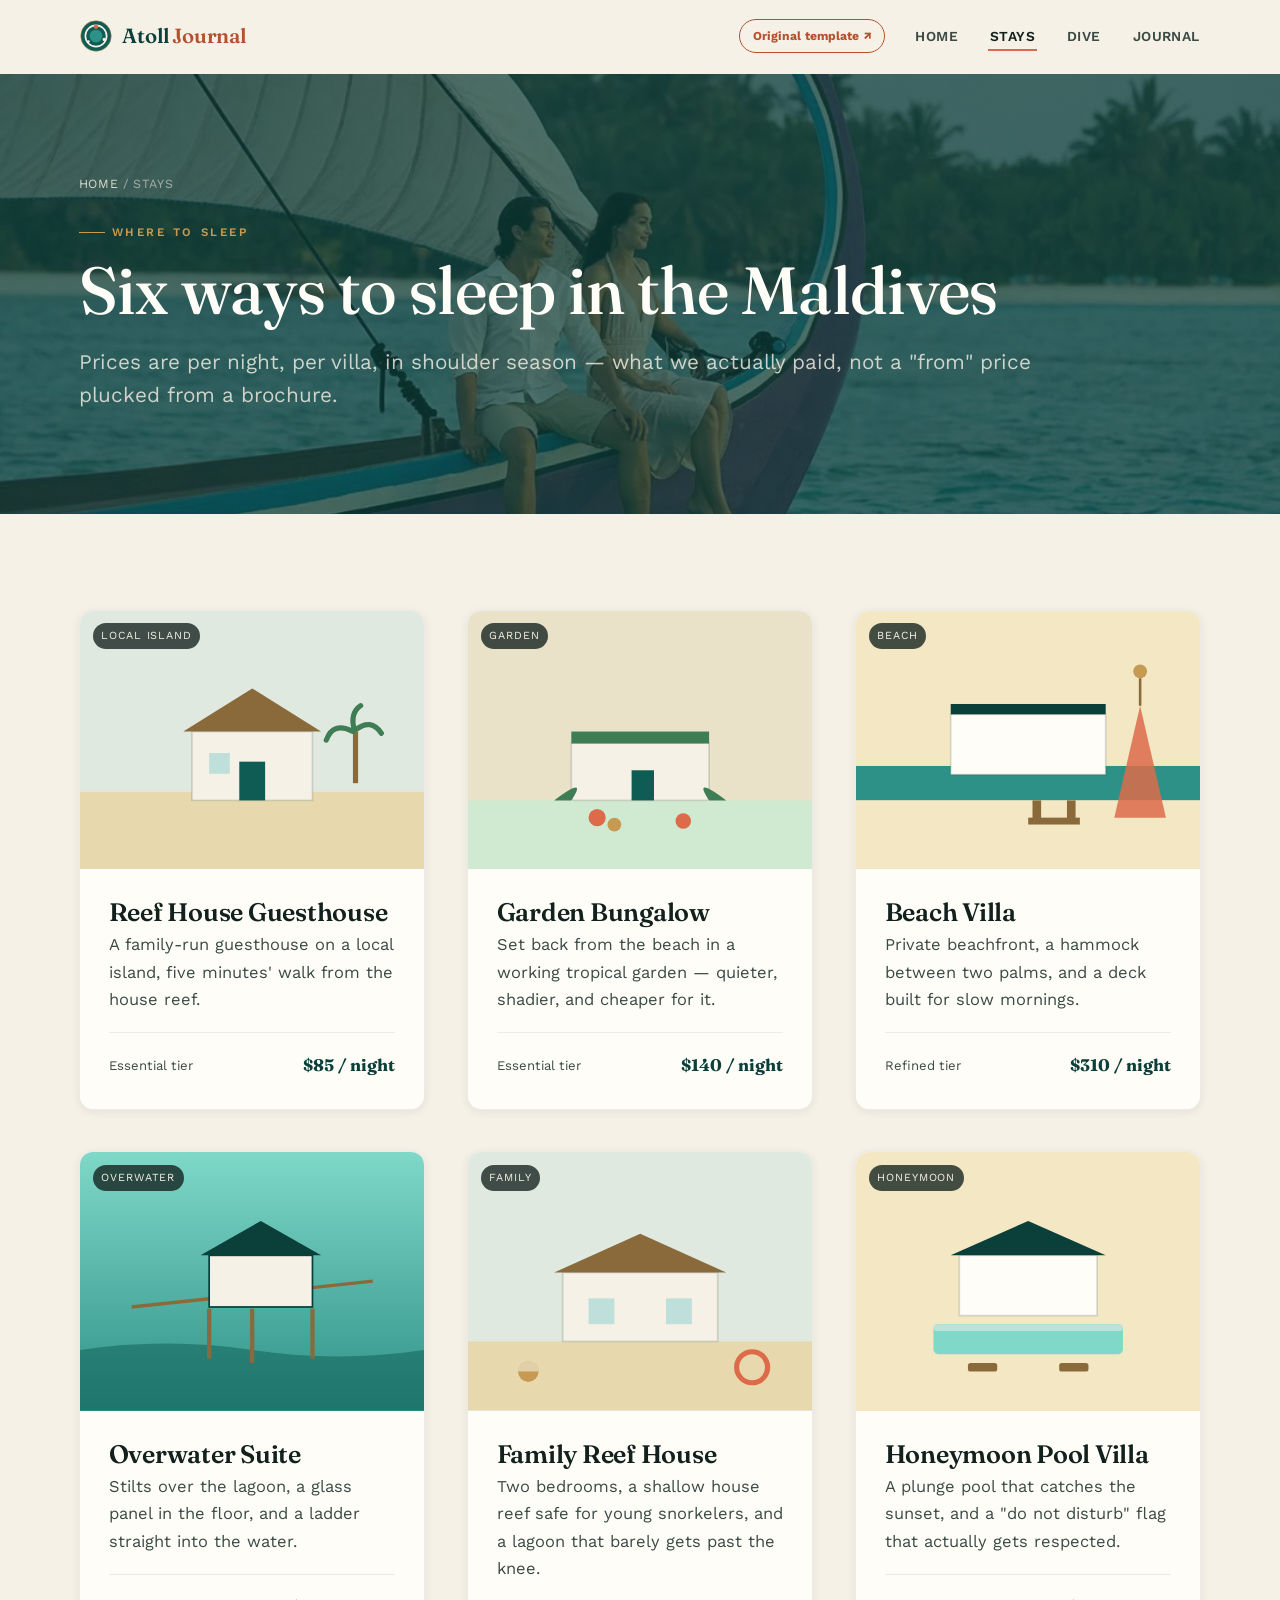
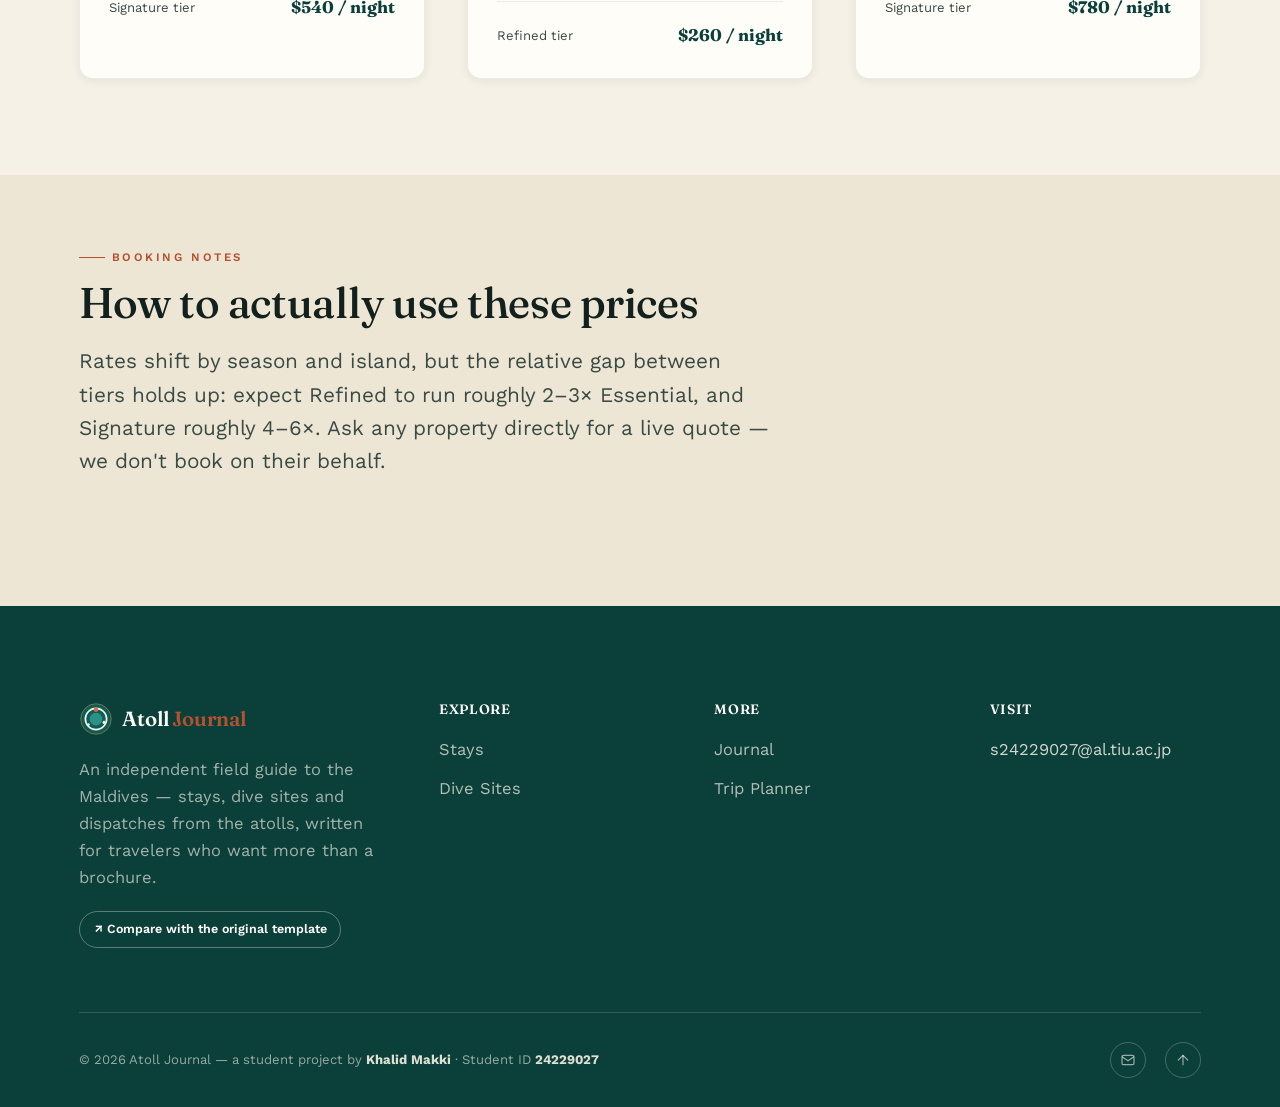
<file: rooms.html>
<!doctype html>
<html lang="en">
<head>
<meta charset="UTF-8">
<meta name="viewport" content="width=device-width, initial-scale=1.0">
<title>Stays — Atoll Journal</title>
<meta name="description" content="Six ways to sleep in the Maldives, from local-island guesthouses to overwater pool villas, with real per-night prices from Atoll Journal's own stays.">
<link rel="icon" type="image/svg+xml" href="images/favicon.svg">
<link rel="preconnect" href="https://fonts.googleapis.com">
<link rel="preconnect" href="https://fonts.gstatic.com" crossorigin>
<link href="https://fonts.googleapis.com/css2?family=Fraunces:opsz,wght@9..144,400;9..144,500;9..144,600&family=Work+Sans:wght@400;500;600;700&display=swap" rel="stylesheet">
<link rel="stylesheet" href="css/style.css?v=2">
</head>
<body>

<header class="site-header">
  <div class="container">
    <a href="index.html" class="brand"><img src="images/logo.svg" alt=""><span>Atoll <em>Journal</em></span></a>
    <div class="header-actions">
      <a class="template-badge" href="https://freewebsitetemplates.com/preview/beachresort/" target="_blank" rel="noopener noreferrer">Original template ↗</a>
      <nav class="main-nav" aria-label="Primary">
        <ul>
          <li><a href="index.html">Home</a></li>
          <li><a href="rooms.html" class="active">Stays</a></li>
          <li><a href="dives.html">Dive</a></li>
          <li><a href="news.html">Journal</a></li>
        </ul>
        <button class="nav-toggle" aria-label="Toggle navigation" aria-expanded="false">
          <span></span><span></span><span></span>
        </button>
      </nav>
    </div>
  </div>
</header>

<main>

  <section class="page-hero has-photo" style="background-image: linear-gradient(rgba(10,63,58,.72), rgba(10,63,58,.72)), url('images/dhoni-sunset-couple.jpg');">
    <div class="container">
      <div class="crumb"><a href="index.html">Home</a> / Stays</div>
      <div class="eyebrow">Where to sleep</div>
      <h1>Six ways to sleep in the Maldives</h1>
      <p class="lede">Prices are per night, per villa, in shoulder season — what we actually paid, not a "from" price plucked from a brochure.</p>
    </div>
  </section>

  <section>
    <div class="container">

      <div class="card-grid">

        <div class="card" data-reveal data-reveal-delay="1">
          <div class="card-media" style="background:#dfe9df;">
            <span class="card-tag">Local Island</span>
            <svg viewBox="0 0 400 300" width="100%" height="100%" preserveAspectRatio="xMidYMid meet">
              <rect x="0" y="210" width="400" height="90" fill="#e7d9ad"/>
              <rect x="130" y="140" width="140" height="80" fill="#f6f1e6" stroke="#12211d" stroke-opacity="0.15" stroke-width="2"/>
              <path d="M120,140 L200,90 L280,140 Z" fill="#8a6a3a"/>
              <rect x="185" y="175" width="30" height="45" fill="#0e5c53"/>
              <rect x="150" y="165" width="24" height="24" fill="#bfe0da"/>
              <g transform="translate(320,180)"><rect x="-3" y="-40" width="6" height="60" fill="#8a6a3a"/><path d="M-3,-40 Q-26,-52 -34,-30" stroke="#3f7d54" stroke-width="6" fill="none" stroke-linecap="round"/><path d="M0,-42 Q18,-56 30,-38" stroke="#3f7d54" stroke-width="6" fill="none" stroke-linecap="round"/><path d="M-2,-44 Q-6,-62 6,-70" stroke="#3f7d54" stroke-width="6" fill="none" stroke-linecap="round"/></g>
            </svg>
          </div>
          <div class="card-body">
            <h3>Reef House Guesthouse</h3>
            <p>A family-run guesthouse on a local island, five minutes' walk from the house reef.</p>
            <div class="card-meta"><span>Essential tier</span><span class="price">$85 / night</span></div>
          </div>
        </div>

        <div class="card" data-reveal data-reveal-delay="2">
          <div class="card-media" style="background:#e9e2c9;">
            <span class="card-tag">Garden</span>
            <svg viewBox="0 0 400 300" width="100%" height="100%" preserveAspectRatio="xMidYMid meet">
              <rect x="0" y="220" width="400" height="80" fill="#cfead0"/>
              <rect x="120" y="150" width="160" height="70" rx="4" fill="#f6f1e6" stroke="#12211d" stroke-opacity="0.15" stroke-width="2"/>
              <rect x="120" y="140" width="160" height="14" fill="#3f7d54"/>
              <rect x="190" y="185" width="26" height="35" fill="#0e5c53"/>
              <circle cx="150" cy="240" r="10" fill="#dd6b4a"/>
              <circle cx="170" cy="248" r="8" fill="#c69a52"/>
              <circle cx="250" cy="244" r="9" fill="#dd6b4a"/>
              <path d="M100,220 Q140,190 120,220" fill="#3f7d54"/>
              <path d="M300,220 Q260,190 280,220" fill="#3f7d54"/>
            </svg>
          </div>
          <div class="card-body">
            <h3>Garden Bungalow</h3>
            <p>Set back from the beach in a working tropical garden — quieter, shadier, and cheaper for it.</p>
            <div class="card-meta"><span>Essential tier</span><span class="price">$140 / night</span></div>
          </div>
        </div>

        <div class="card" data-reveal data-reveal-delay="3">
          <div class="card-media" style="background:#f3e7c4;">
            <span class="card-tag">Beach</span>
            <svg viewBox="0 0 400 300" width="100%" height="100%" preserveAspectRatio="xMidYMid meet">
              <rect x="0" y="180" width="400" height="40" fill="#2e9187"/>
              <rect x="0" y="220" width="400" height="80" fill="#f3e7c4"/>
              <rect x="110" y="120" width="180" height="70" fill="#fffdf8" stroke="#12211d" stroke-opacity="0.15" stroke-width="2"/>
              <rect x="110" y="108" width="180" height="12" fill="#0a3f3a"/>
              <circle cx="330" cy="70" r="8" fill="#c69a52"/>
              <path d="M330,78 L330,110" stroke="#8a6a3a" stroke-width="3"/>
              <path d="M330,110 L360,240 L300,240 Z" fill="#dd6b4a" opacity="0.85"/>
              <rect x="200" y="240" width="60" height="8" fill="#8a6a3a"/>
              <rect x="205" y="220" width="10" height="24" fill="#8a6a3a"/>
              <rect x="245" y="220" width="10" height="24" fill="#8a6a3a"/>
            </svg>
          </div>
          <div class="card-body">
            <h3>Beach Villa</h3>
            <p>Private beachfront, a hammock between two palms, and a deck built for slow mornings.</p>
            <div class="card-meta"><span>Refined tier</span><span class="price">$310 / night</span></div>
          </div>
        </div>

        <div class="card" data-reveal data-reveal-delay="1">
          <div class="card-media" style="background:linear-gradient(180deg,#7fd8c8,#2e9187);">
            <span class="card-tag">Overwater</span>
            <svg viewBox="0 0 400 300" width="100%" height="100%" preserveAspectRatio="xMidYMid meet">
              <path d="M0,230 Q100,215 200,230 T400,230 V300 H0 Z" fill="#0e5c53" opacity="0.5"/>
              <path d="M60,180 L340,150" stroke="#8a6a3a" stroke-width="4"/>
              <rect x="150" y="120" width="120" height="60" fill="#f6f1e6" stroke="#0a3f3a" stroke-width="2"/>
              <path d="M140,120 L210,80 L280,120 Z" fill="#0a3f3a"/>
              <line x1="150" y1="182" x2="150" y2="240" stroke="#8a6a3a" stroke-width="5"/>
              <line x1="270" y1="182" x2="270" y2="240" stroke="#8a6a3a" stroke-width="5"/>
              <line x1="200" y1="182" x2="200" y2="245" stroke="#8a6a3a" stroke-width="5"/>
            </svg>
          </div>
          <div class="card-body">
            <h3>Overwater Suite</h3>
            <p>Stilts over the lagoon, a glass panel in the floor, and a ladder straight into the water.</p>
            <div class="card-meta"><span>Signature tier</span><span class="price">$540 / night</span></div>
          </div>
        </div>

        <div class="card" data-reveal data-reveal-delay="2">
          <div class="card-media" style="background:#dfe9df;">
            <span class="card-tag">Family</span>
            <svg viewBox="0 0 400 300" width="100%" height="100%" preserveAspectRatio="xMidYMid meet">
              <rect x="0" y="220" width="400" height="80" fill="#e7d9ad"/>
              <rect x="110" y="140" width="180" height="80" fill="#f6f1e6" stroke="#12211d" stroke-opacity="0.15" stroke-width="2"/>
              <path d="M100,140 L200,95 L300,140 Z" fill="#8a6a3a"/>
              <rect x="140" y="170" width="30" height="30" fill="#bfe0da"/>
              <rect x="230" y="170" width="30" height="30" fill="#bfe0da"/>
              <circle cx="330" cy="250" r="18" fill="none" stroke="#dd6b4a" stroke-width="6"/>
              <circle cx="70" cy="255" r="12" fill="#c69a52"/>
              <path d="M58,255 A12,12 0 0 1 82,255" fill="#f6f1e6" opacity="0.6"/>
            </svg>
          </div>
          <div class="card-body">
            <h3>Family Reef House</h3>
            <p>Two bedrooms, a shallow house reef safe for young snorkelers, and a lagoon that barely gets past the knee.</p>
            <div class="card-meta"><span>Refined tier</span><span class="price">$260 / night</span></div>
          </div>
        </div>

        <div class="card" data-reveal data-reveal-delay="3">
          <div class="card-media" style="background:#f3e7c4;">
            <span class="card-tag">Honeymoon</span>
            <svg viewBox="0 0 400 300" width="100%" height="100%" preserveAspectRatio="xMidYMid meet">
              <rect x="0" y="230" width="400" height="70" fill="#f3e7c4"/>
              <rect x="120" y="120" width="160" height="70" fill="#fffdf8" stroke="#12211d" stroke-opacity="0.15" stroke-width="2"/>
              <path d="M110,120 L200,80 L290,120 Z" fill="#0a3f3a"/>
              <rect x="90" y="200" width="220" height="35" rx="6" fill="#7fd8c8"/>
              <rect x="90" y="200" width="220" height="8" rx="4" fill="#bfe0da"/>
              <rect x="130" y="245" width="34" height="10" rx="3" fill="#8a6a3a"/>
              <rect x="236" y="245" width="34" height="10" rx="3" fill="#8a6a3a"/>
            </svg>
          </div>
          <div class="card-body">
            <h3>Honeymoon Pool Villa</h3>
            <p>A plunge pool that catches the sunset, and a "do not disturb" flag that actually gets respected.</p>
            <div class="card-meta"><span>Signature tier</span><span class="price">$780 / night</span></div>
          </div>
        </div>

      </div>
    </div>
  </section>

  <section class="section-tight" style="background:var(--paper-dim);">
    <div class="container">
      <div class="section-head" data-reveal>
        <div class="eyebrow">Booking notes</div>
        <h2>How to actually use these prices</h2>
        <p class="lede">Rates shift by season and island, but the relative gap between tiers holds up: expect Refined to run roughly 2–3× Essential, and Signature roughly 4–6×. Ask any property directly for a live quote — we don't book on their behalf.</p>
      </div>
    </div>
  </section>


</main>

<footer class="site-footer">
  <div class="container">
    <div class="footer-grid">
      <div class="footer-brand">
        <a href="index.html" class="brand"><img src="images/logo.svg" alt=""><span>Atoll <em>Journal</em></span></a>
        <p>An independent field guide to the Maldives — stays, dive sites and dispatches from the atolls, written for travelers who want more than a brochure.</p>
        <a class="template-credit" href="https://freewebsitetemplates.com/preview/beachresort/" target="_blank" rel="noopener noreferrer">↗ Compare with the original template</a>
      </div>
      <div class="footer-col">
        <h4>Explore</h4>
        <ul>
          <li><a href="rooms.html">Stays</a></li>
          <li><a href="dives.html">Dive Sites</a></li>
        </ul>
      </div>
      <div class="footer-col">
        <h4>More</h4>
        <ul>
          <li><a href="news.html">Journal</a></li>
          <li><a href="index.html#trip-planner">Trip Planner</a></li>
        </ul>
      </div>
      <div class="footer-col">
        <h4>Visit</h4>
        <ul>
          <li>s24229027@al.tiu.ac.jp</li>
        </ul>
      </div>
    </div>
  </div>
  <div class="container">
    <div class="footer-bottom">
      <span>© <span data-year></span> Atoll Journal — a student project by <strong>Khalid Makki</strong> · Student ID <strong>24229027</strong></span>
      <div class="footer-socials">
        <a href="mailto:s24229027@al.tiu.ac.jp" aria-label="Email Atoll Journal">
          <svg width="16" height="16" viewBox="0 0 24 24" fill="none" stroke="currentColor" stroke-width="1.8"><rect x="3" y="5" width="18" height="14" rx="2"/><path d="M3 7l9 6 9-6"/></svg>
        </a>
        <a href="#top" aria-label="Back to top">
          <svg width="16" height="16" viewBox="0 0 24 24" fill="none" stroke="currentColor" stroke-width="1.8" stroke-linecap="round" stroke-linejoin="round"><path d="M12 19V5"/><path d="M5 12l7-7 7 7"/></svg>
        </a>
      </div>
    </div>
  </div>
</footer>

<script src="js/main.js?v=2"></script>
</body>
</html>
</file>
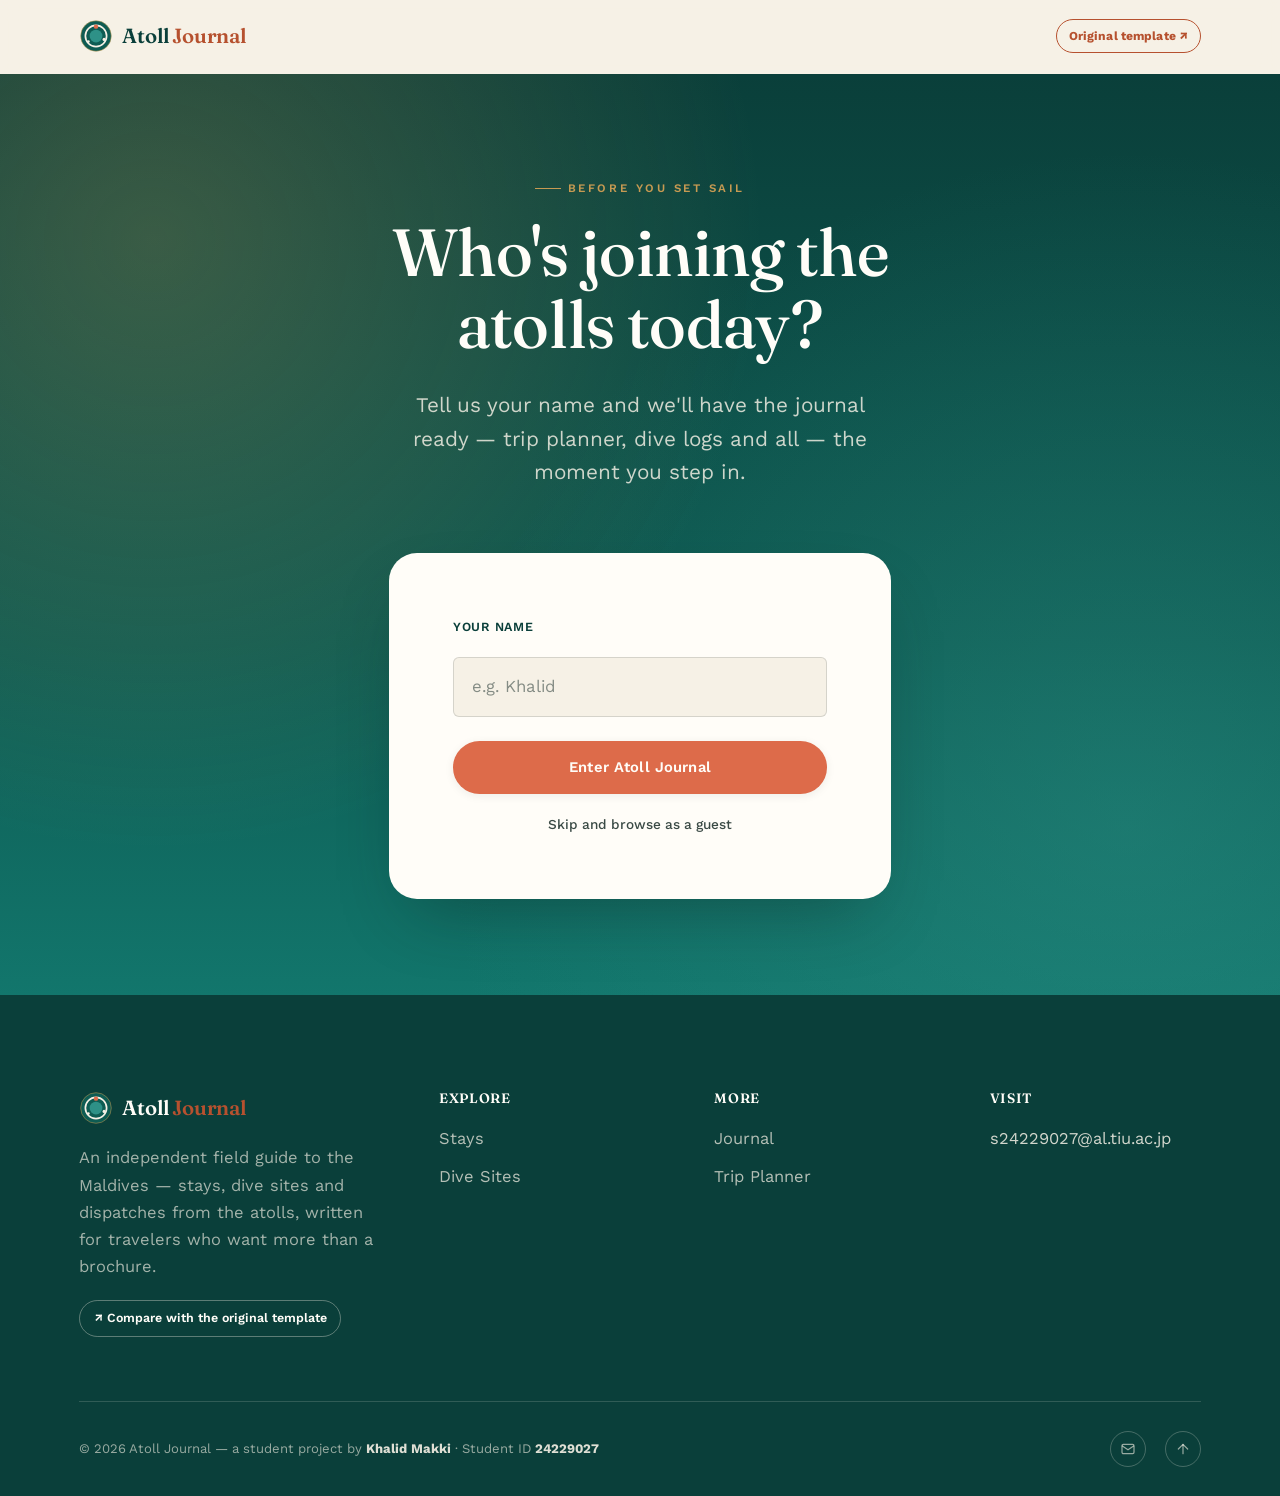
<file: welcome.html>
<!doctype html>
<html lang="en">
<head>
<meta charset="UTF-8">
<meta name="viewport" content="width=device-width, initial-scale=1.0">
<title>Welcome — Atoll Journal</title>
<meta name="description" content="Tell Atoll Journal your name before you sail in — a short welcome step ahead of the Maldives field guide.">
<link rel="icon" type="image/svg+xml" href="images/favicon.svg">
<link rel="preconnect" href="https://fonts.googleapis.com">
<link rel="preconnect" href="https://fonts.gstatic.com" crossorigin>
<link href="https://fonts.googleapis.com/css2?family=Fraunces:opsz,wght@9..144,400;9..144,500;9..144,600&family=Work+Sans:wght@400;500;600;700&display=swap" rel="stylesheet">
<link rel="stylesheet" href="css/style.css?v=2">
</head>
<body>

<header class="site-header">
  <div class="container">
    <a href="welcome.html" class="brand"><img src="images/logo.svg" alt=""><span>Atoll <em>Journal</em></span></a>
    <div class="header-actions">
      <a class="template-badge" href="https://freewebsitetemplates.com/preview/beachresort/" target="_blank" rel="noopener noreferrer">Original template ↗</a>
    </div>
  </div>
</header>

<main>

  <section class="welcome-gate">
    <div class="container welcome-gate-inner">
      <div class="welcome-copy">
        <div class="eyebrow">Before you set sail</div>
        <h1>Who's joining the atolls today?</h1>
        <p class="lede">Tell us your name and we'll have the journal ready — trip planner, dive logs and all — the moment you step in.</p>
      </div>

      <form id="welcome-gate-form" class="welcome-form" aria-label="Enter Atoll Journal">
        <label for="visitor-name">Your name</label>
        <input type="text" id="visitor-name" name="visitorName" placeholder="e.g. Khalid" maxlength="40" autocomplete="given-name" required>
        <button type="submit" class="btn btn-primary">Enter Atoll Journal</button>
        <a href="index.html" id="welcome-skip" class="welcome-skip">Skip and browse as a guest</a>
      </form>
    </div>
  </section>

</main>

<footer class="site-footer">
  <div class="container">
    <div class="footer-grid">
      <div class="footer-brand">
        <a href="index.html" class="brand"><img src="images/logo.svg" alt=""><span>Atoll <em>Journal</em></span></a>
        <p>An independent field guide to the Maldives — stays, dive sites and dispatches from the atolls, written for travelers who want more than a brochure.</p>
        <a class="template-credit" href="https://freewebsitetemplates.com/preview/beachresort/" target="_blank" rel="noopener noreferrer">↗ Compare with the original template</a>
      </div>
      <div class="footer-col">
        <h4>Explore</h4>
        <ul>
          <li><a href="rooms.html">Stays</a></li>
          <li><a href="dives.html">Dive Sites</a></li>
        </ul>
      </div>
      <div class="footer-col">
        <h4>More</h4>
        <ul>
          <li><a href="news.html">Journal</a></li>
          <li><a href="index.html#trip-planner">Trip Planner</a></li>
        </ul>
      </div>
      <div class="footer-col">
        <h4>Visit</h4>
        <ul>
          <li>s24229027@al.tiu.ac.jp</li>
        </ul>
      </div>
    </div>
  </div>
  <div class="container">
    <div class="footer-bottom">
      <span>© <span data-year></span> Atoll Journal — a student project by <strong>Khalid Makki</strong> · Student ID <strong>24229027</strong></span>
      <div class="footer-socials">
        <a href="mailto:s24229027@al.tiu.ac.jp" aria-label="Email Atoll Journal">
          <svg width="16" height="16" viewBox="0 0 24 24" fill="none" stroke="currentColor" stroke-width="1.8"><rect x="3" y="5" width="18" height="14" rx="2"/><path d="M3 7l9 6 9-6"/></svg>
        </a>
        <a href="#top" aria-label="Back to top">
          <svg width="16" height="16" viewBox="0 0 24 24" fill="none" stroke="currentColor" stroke-width="1.8" stroke-linecap="round" stroke-linejoin="round"><path d="M12 19V5"/><path d="M5 12l7-7 7 7"/></svg>
        </a>
      </div>
    </div>
  </div>
</footer>

<script src="js/main.js?v=2"></script>
</body>
</html>
</file>
<file: css/style.css>
/* Atoll Journal styles - Khalid Makki, 24229027 */

/* design tokens */
:root{
  /* palette */
  --ink:        #12211d;
  --ink-soft:   #3a4a45;
  --paper:      #f6f1e6;
  --paper-dim:  #eee6d4;
  --lagoon:     #0e5c53;
  --lagoon-dk:  #0a3f3a;
  --lagoon-lt:  #2e9187;
  --coral:      #dd6b4a;
  --coral-dk:   #b6512f;
  --gold:       #c69a52;
  --line:       rgba(18,33,29,0.14);
  --line-soft:  rgba(18,33,29,0.08);
  --white:      #fffdf8;

  /* typography */
  --font-head: "Fraunces", "Iowan Old Style", Georgia, serif;
  --font-body: "Work Sans", "Segoe UI", Helvetica, Arial, sans-serif;

  /* spacing scale */
  --sp-1: 0.4rem;
  --sp-2: 0.8rem;
  --sp-3: 1.2rem;
  --sp-4: 1.8rem;
  --sp-5: 2.6rem;
  --sp-6: 4rem;
  --sp-7: 6rem;
  --sp-8: 8.5rem;

  /* misc */
  --radius-sm: 6px;
  --radius-md: 14px;
  --radius-lg: 28px;
  --shadow-sm: 0 2px 10px rgba(18,33,29,0.07);
  --shadow-md: 0 18px 40px -18px rgba(10,40,36,0.35);
  --shadow-lg: 0 30px 70px -25px rgba(10,40,36,0.45);
  --ease: cubic-bezier(.22,.61,.36,1);
  --container: 1180px;
}

/* reset & base */
*, *::before, *::after{ box-sizing: border-box; }
html{ scroll-behavior: smooth; }
body, h1, h2, h3, h4, p, figure, blockquote{ margin: 0; }
ul, ol{ margin: 0; padding: 0; list-style: none; }
img, svg{ display: block; max-width: 100%; }
a{ color: inherit; text-decoration: none; }
button, input, select, textarea{ font: inherit; color: inherit; }
button{ cursor: pointer; }

body{
  font-family: var(--font-body);
  background: var(--paper);
  color: var(--ink);
  font-size: 16.5px;
  line-height: 1.65;
  -webkit-font-smoothing: antialiased;
  overflow-x: hidden;
}

body.no-scroll{ overflow: hidden; }

::selection{ background: var(--coral); color: var(--white); }

/* typography rhythm */
h1, h2, h3, h4{
  font-family: var(--font-head);
  font-weight: 600;
  color: var(--ink);
  letter-spacing: -0.01em;
  line-height: 1.08;
}

h1{ font-size: clamp(2.6rem, 3.2vw + 1.6rem, 5rem); font-weight: 500; }
h2{ font-size: clamp(2rem, 1.6vw + 1.4rem, 3.1rem); font-weight: 500; }
h3{ font-size: clamp(1.35rem, 0.6vw + 1.1rem, 1.75rem); font-weight: 600; }
h4{ font-size: 1.05rem; font-weight: 600; }

p{ color: var(--ink-soft); }
p.lede{
  font-size: clamp(1.05rem, 0.4vw + 1rem, 1.3rem);
  color: var(--ink-soft);
  line-height: 1.6;
  max-width: 46em;
}

.eyebrow{
  display: inline-flex;
  align-items: center;
  gap: 0.6em;
  font-family: var(--font-body);
  font-size: 0.72rem;
  font-weight: 600;
  letter-spacing: 0.22em;
  text-transform: uppercase;
  color: var(--coral-dk);
}
.eyebrow::before{
  content: "";
  width: 26px;
  height: 1px;
  background: var(--coral-dk);
  display: inline-block;
}

.section-head{
  max-width: 42em;
  margin-bottom: var(--sp-6);
}
.section-head h2{ margin-top: var(--sp-2); }
.section-head p{ margin-top: var(--sp-3); }
.section-head.center{ margin-left: auto; margin-right: auto; text-align: center; }
.section-head.center .eyebrow::before{ display: none; }

.text-link{
  position: relative;
  font-weight: 600;
  color: var(--lagoon-dk);
  padding-bottom: 2px;
  background-image: linear-gradient(var(--coral), var(--coral));
  background-size: 0% 1.5px;
  background-repeat: no-repeat;
  background-position: left bottom;
  transition: background-size 0.35s var(--ease);
}
.text-link:hover{ background-size: 100% 1.5px; }

/* layout helpers */
.container{
  width: 100%;
  max-width: var(--container);
  margin: 0 auto;
  padding: 0 var(--sp-4);
}
section{ padding: var(--sp-7) 0; }
.section-tight{ padding: var(--sp-6) 0; }

.divider{ height: 1px; background: var(--line); border: none; }

/* signature route-divider motif: a dotted voyage line linking two islands */
.route-divider{
  display: flex;
  align-items: center;
  gap: var(--sp-2);
  color: var(--gold);
  margin: var(--sp-6) 0;
}
.route-divider svg{ flex: none; }
.route-divider .route-line{
  flex: 1;
  height: 10px;
  background-image: radial-gradient(circle, var(--gold) 1.6px, transparent 1.8px);
  background-size: 14px 10px;
  background-repeat: repeat-x;
  background-position: center;
  opacity: 0.7;
}

/* scroll reveal */
[data-reveal]{
  opacity: 0;
  transform: translateY(28px);
  transition: opacity 0.8s var(--ease), transform 0.8s var(--ease);
}
[data-reveal].is-visible{ opacity: 1; transform: translateY(0); }
[data-reveal-delay="1"]{ transition-delay: 0.08s; }
[data-reveal-delay="2"]{ transition-delay: 0.16s; }
[data-reveal-delay="3"]{ transition-delay: 0.24s; }
[data-reveal-delay="4"]{ transition-delay: 0.32s; }

@media (prefers-reduced-motion: reduce){
  [data-reveal]{ opacity: 1; transform: none; transition: none; }
  html{ scroll-behavior: auto; }
}

/* header / navigation */
.site-header{
  position: sticky;
  top: 0;
  z-index: 100;
  background: rgba(246,241,230,0.86);
  backdrop-filter: blur(10px) saturate(1.1);
  -webkit-backdrop-filter: blur(10px) saturate(1.1);
  border-bottom: 1px solid transparent;
  transition: border-color 0.3s var(--ease), box-shadow 0.3s var(--ease), background 0.3s var(--ease);
}
.site-header.is-scrolled{
  border-bottom-color: var(--line);
  box-shadow: 0 8px 24px -18px rgba(10,40,36,0.3);
}
.site-header .container{
  display: flex;
  align-items: center;
  justify-content: space-between;
  padding-top: var(--sp-3);
  padding-bottom: var(--sp-3);
}

.brand{
  display: flex;
  align-items: center;
  gap: 0.6rem;
  font-family: var(--font-head);
  font-size: 1.28rem;
  font-weight: 600;
  color: var(--lagoon-dk);
  letter-spacing: -0.01em;
}
.brand img{ width: 34px; height: 34px; }
.brand span em{
  font-style: normal;
  color: var(--coral-dk);
}

.header-actions{ display: flex; align-items: center; gap: var(--sp-4); }

.template-badge{
  display: inline-flex;
  align-items: center;
  gap: 0.4em;
  padding: 0.5em 1em;
  border: 1px solid var(--coral-dk);
  border-radius: 999px;
  font-size: 0.76rem;
  font-weight: 700;
  letter-spacing: 0.01em;
  color: var(--coral-dk);
  white-space: nowrap;
  transition: background 0.3s var(--ease), color 0.3s var(--ease), transform 0.3s var(--ease);
}
.template-badge:hover{ background: var(--coral-dk); color: var(--white); transform: translateY(-2px); }

.main-nav{ display: flex; align-items: center; gap: var(--sp-5); }
.main-nav ul{ display: flex; gap: var(--sp-4); }
.main-nav a{
  position: relative;
  font-size: 0.86rem;
  font-weight: 600;
  letter-spacing: 0.03em;
  text-transform: uppercase;
  color: var(--ink-soft);
  padding: 0.4rem 0.1rem;
  transition: color 0.25s var(--ease);
}
.main-nav a::after{
  content: "";
  position: absolute;
  left: 0; right: 100%;
  bottom: 0;
  height: 2px;
  background: var(--coral);
  transition: right 0.3s var(--ease);
}
.main-nav a:hover, .main-nav a.active{ color: var(--ink); }
.main-nav a:hover::after, .main-nav a.active::after{ right: 0; }

.nav-toggle{
  display: none;
  flex-direction: column;
  gap: 5px;
  background: none;
  border: none;
  padding: 8px;
}
.nav-toggle span{
  width: 24px; height: 2px; background: var(--ink);
  transition: transform 0.3s var(--ease), opacity 0.3s var(--ease);
}
.nav-toggle.is-open span:nth-child(1){ transform: translateY(7px) rotate(45deg); }
.nav-toggle.is-open span:nth-child(2){ opacity: 0; }
.nav-toggle.is-open span:nth-child(3){ transform: translateY(-7px) rotate(-45deg); }

/* buttons */
.btn{
  display: inline-flex;
  align-items: center;
  gap: 0.5em;
  padding: 0.9em 1.7em;
  border-radius: 999px;
  font-weight: 600;
  font-size: 0.92rem;
  letter-spacing: 0.01em;
  border: 1px solid transparent;
  transition: transform 0.3s var(--ease), box-shadow 0.3s var(--ease), background 0.3s var(--ease), color 0.3s var(--ease), border-color .3s var(--ease);
}
.btn-primary{ background: var(--coral); color: var(--white); box-shadow: var(--shadow-sm); }
.btn-primary:hover{ background: var(--coral-dk); transform: translateY(-2px); box-shadow: var(--shadow-md); }
.btn-ghost{ background: transparent; border-color: var(--ink); color: var(--ink); }
.btn-ghost:hover{ background: var(--ink); color: var(--paper); transform: translateY(-2px); }
.btn-light{ background: var(--paper); color: var(--lagoon-dk); border-color: var(--line); }
.btn-light:hover{ background: var(--white); transform: translateY(-2px); box-shadow: var(--shadow-sm); }
.btn:active{ transform: translateY(0); }

/* hero (home) */
.hero{
  position: relative;
  background: linear-gradient(180deg, var(--lagoon-dk) 0%, var(--lagoon) 62%, #12766c 100%);
  color: var(--paper);
  overflow: hidden;
  padding-top: var(--sp-6);
}
.hero .container{
  display: grid;
  grid-template-columns: 1.05fr 1fr;
  gap: var(--sp-6);
  align-items: center;
  padding-bottom: var(--sp-7);
}
.hero-copy .eyebrow{ color: var(--gold); }
.hero-copy .eyebrow::before{ background: var(--gold); }
.hero-copy h1{ color: var(--white); margin-top: var(--sp-3); }
.hero-copy h1 em{ font-style: italic; color: #f3d9a4; }
.hero-copy p.lede{ color: rgba(246,241,230,0.82); margin-top: var(--sp-4); }
.hero-actions{ display: flex; gap: var(--sp-3); margin-top: var(--sp-5); flex-wrap: wrap; }

.hero-figure{ position: relative; }
.hero-figure img{
  width: 100%;
  filter: drop-shadow(0 30px 45px rgba(0,0,0,0.35));
  animation: driftFloat 8s ease-in-out infinite;
}
@keyframes driftFloat{
  0%, 100%{ transform: translateY(0) rotate(0deg); }
  50%{ transform: translateY(-14px) rotate(0.6deg); }
}
@media (prefers-reduced-motion: reduce){
  .hero-figure img{ animation: none; }
}

.hero-stats{
  display: grid;
  grid-template-columns: repeat(3, 1fr);
  border-top: 1px solid rgba(246,241,230,0.2);
}
.hero-stats div{
  padding: var(--sp-4) 0;
  border-right: 1px solid rgba(246,241,230,0.2);
}
.hero-stats div:last-child{ border-right: none; }
.hero-stats .stat-ic{
  color: var(--gold);
  margin-bottom: 0.6rem;
  opacity: 0.9;
}
.hero-stats strong{
  display: block;
  font-family: var(--font-head);
  font-size: clamp(1.6rem, 1.2vw + 1rem, 2.3rem);
  color: var(--white);
}
.hero-stats span{
  font-size: 0.8rem;
  letter-spacing: 0.06em;
  text-transform: uppercase;
  color: rgba(246,241,230,0.7);
}

/* page hero (interior pages) */
.page-hero{
  background: var(--lagoon-dk);
  color: var(--paper);
  padding: var(--sp-6) 0 var(--sp-5);
  position: relative;
}
.page-hero .eyebrow{ color: var(--gold); }
.page-hero .eyebrow::before{ background: var(--gold); }
.page-hero h1{ color: var(--white); margin-top: var(--sp-2); }
.page-hero p.lede{ color: rgba(246,241,230,0.8); margin-top: var(--sp-3); }
.page-hero .crumb{
  font-size: 0.78rem;
  letter-spacing: 0.05em;
  text-transform: uppercase;
  color: rgba(246,241,230,0.55);
  margin-bottom: var(--sp-3);
}
.page-hero .crumb a{ color: rgba(246,241,230,0.85); }
.page-hero .crumb a:hover{ text-decoration: underline; }

.page-hero.has-photo{
  background-size: cover;
  background-position: center;
  background-repeat: no-repeat;
  min-height: 440px;
  display: flex;
  align-items: center;
  padding-top: var(--sp-6);
  padding-bottom: var(--sp-6);
}
.page-hero.has-photo .container{ width: 100%; }

/* welcome banner (index only, JS injected) */
#welcome-banner{
  background: linear-gradient(90deg, var(--gold), var(--coral));
  color: var(--white);
}
#welcome-banner .container{
  display: flex;
  align-items: center;
  justify-content: center;
  gap: var(--sp-2);
  padding-top: var(--sp-2);
  padding-bottom: var(--sp-2);
  font-size: 0.88rem;
  font-weight: 600;
  text-align: center;
}
#welcome-banner .wb-icon{ font-size: 1rem; }
#welcome-banner[hidden]{ display: none; }

/* welcome gate (welcome.html, name-entry landing page) */
.welcome-gate{
  position: relative;
  min-height: calc(100vh - 78px);
  display: flex;
  align-items: center;
  background: linear-gradient(180deg, var(--lagoon-dk) 0%, var(--lagoon) 62%, #12766c 100%);
  color: var(--paper);
  overflow: hidden;
  padding: var(--sp-7) 0;
}
.welcome-gate::before{
  content: "";
  position: absolute;
  inset: 0;
  background:
    radial-gradient(circle at 12% 18%, rgba(198,154,82,0.25), transparent 45%),
    radial-gradient(circle at 88% 82%, rgba(46,145,135,0.4), transparent 50%);
  pointer-events: none;
}
.welcome-gate-inner{
  position: relative;
  z-index: 1;
  max-width: 560px;
  margin: 0 auto;
  text-align: center;
}
.welcome-copy .eyebrow{ justify-content: center; color: var(--gold); }
.welcome-copy .eyebrow::before{ background: var(--gold); }
.welcome-copy h1{ color: var(--white); margin-top: var(--sp-3); }
.welcome-copy p.lede{ color: rgba(246,241,230,0.82); margin: var(--sp-4) auto 0; }

.welcome-form{
  margin-top: var(--sp-6);
  background: var(--white);
  border-radius: var(--radius-lg);
  padding: var(--sp-6);
  box-shadow: var(--shadow-lg);
  display: grid;
  gap: var(--sp-3);
  text-align: left;
}
.welcome-form label{
  font-size: 0.78rem;
  font-weight: 600;
  letter-spacing: 0.06em;
  text-transform: uppercase;
  color: var(--lagoon-dk);
}
.welcome-form input[type="text"]{
  width: 100%;
  padding: 0.9em 1.1em;
  border: 1px solid var(--line);
  border-radius: var(--radius-sm);
  background: var(--paper);
  color: var(--ink);
  font-size: 1.05rem;
  transition: border-color 0.3s var(--ease), box-shadow 0.3s var(--ease);
}
.welcome-form input[type="text"]::placeholder{ color: var(--ink-soft); opacity: 0.6; }
.welcome-form input[type="text"]:focus{
  outline: none;
  border-color: var(--lagoon);
  box-shadow: 0 0 0 4px rgba(14,92,83,0.12);
}
.welcome-form .btn{ justify-content: center; margin-top: 0.3rem; }
.welcome-skip{
  display: block;
  text-align: center;
  font-size: 0.85rem;
  font-weight: 500;
  color: var(--ink-soft);
  transition: color 0.25s var(--ease);
}
.welcome-skip:hover{ color: var(--lagoon-dk); text-decoration: underline; }

/* feature grid / cards */
.feature-grid{
  display: grid;
  grid-template-columns: repeat(3, 1fr);
  gap: var(--sp-5);
}
.feature-card{
  display: block;
  background: var(--white);
  border: 1px solid var(--line-soft);
  border-radius: var(--radius-md);
  padding: var(--sp-5);
  transition: transform 0.35s var(--ease), box-shadow 0.35s var(--ease), border-color 0.35s var(--ease);
}
.feature-card:hover{
  transform: translateY(-6px);
  box-shadow: var(--shadow-md);
  border-color: transparent;
}
.feature-card .ic{
  position: relative;
  width: 58px; height: 58px;
  border-radius: 50%;
  background: radial-gradient(circle at 35% 30%, var(--white), var(--paper-dim));
  display: flex; align-items: center; justify-content: center;
  margin-bottom: var(--sp-4);
  color: var(--lagoon);
  box-shadow: inset 0 0 0 1px var(--line-soft), 0 8px 18px -10px rgba(10,40,36,0.3);
  transition: background 0.35s var(--ease), color .35s var(--ease), transform .35s var(--ease), box-shadow .35s var(--ease);
}
.feature-card .ic::after{
  content: "";
  position: absolute;
  inset: -7px;
  border-radius: 50%;
  border: 1.5px dashed var(--gold);
  opacity: 0.5;
  transition: transform 0.6s var(--ease), opacity 0.35s var(--ease);
}
.feature-card .ic svg{ position: relative; z-index: 1; }
.feature-card:hover .ic{
  background: linear-gradient(135deg, var(--coral), var(--coral-dk));
  color: var(--white);
  transform: rotate(-6deg) scale(1.07);
  box-shadow: 0 14px 28px -12px rgba(221,107,74,0.55);
}
.feature-card:hover .ic::after{ transform: rotate(40deg); opacity: 0.9; border-color: var(--coral-dk); }
.feature-card h3{ margin-bottom: var(--sp-2); }

.card-grid{
  display: grid;
  grid-template-columns: repeat(3, 1fr);
  gap: var(--sp-5);
}
.card-grid.two{ grid-template-columns: repeat(2, 1fr); }

.card{
  display: block;
  position: relative;
  background: var(--white);
  border-radius: var(--radius-md);
  overflow: hidden;
  border: 1px solid var(--line-soft);
  box-shadow: var(--shadow-sm);
  transition: transform 0.4s var(--ease), box-shadow 0.4s var(--ease);
}
.card:hover{ transform: translateY(-8px); box-shadow: var(--shadow-lg); }
.card-media{
  aspect-ratio: 4 / 3;
  background: var(--paper-dim);
  overflow: hidden;
  position: relative;
}
.card-media svg{ width: 100%; height: 100%; transition: transform 0.6s var(--ease); }
.card:hover .card-media svg{ transform: scale(1.08); }
.card-tag{
  position: absolute;
  top: var(--sp-2); left: var(--sp-2);
  background: rgba(18,33,29,0.78);
  color: var(--paper);
  font-size: 0.68rem;
  letter-spacing: 0.08em;
  text-transform: uppercase;
  padding: 0.35em 0.8em;
  border-radius: 999px;
}
.card-body{ padding: var(--sp-4); }
.card-body h3{ margin-bottom: 0.4rem; }
.card-meta{
  display: flex;
  justify-content: space-between;
  align-items: center;
  margin-top: var(--sp-3);
  padding-top: var(--sp-3);
  border-top: 1px solid var(--line-soft);
  font-size: 0.82rem;
  color: var(--ink-soft);
}
.card-meta .price{ font-weight: 700; color: var(--lagoon-dk); font-family: var(--font-head); font-size: 1.05rem; }

/* trip planner (custom JS feature) */
.trip-planner{
  background: var(--ink);
  color: var(--paper);
  border-radius: var(--radius-lg);
  padding: var(--sp-6);
  position: relative;
  overflow: hidden;
}
.trip-planner::before{
  content: "";
  position: absolute;
  inset: 0;
  background: radial-gradient(circle at 85% 15%, rgba(46,145,135,0.35), transparent 55%);
  pointer-events: none;
}
.trip-planner .eyebrow{ color: var(--gold); }
.trip-planner .eyebrow::before{ background: var(--gold); }
.trip-planner h2{ color: var(--white); margin-top: var(--sp-2); }
.trip-planner > p{ color: rgba(246,241,230,0.75); margin-top: var(--sp-3); max-width: 42em; }

.tp-grid{
  position: relative;
  display: grid;
  grid-template-columns: 1fr 1fr;
  gap: var(--sp-6);
  margin-top: var(--sp-6);
  align-items: start;
}

#trip-planner-form{
  display: grid;
  gap: var(--sp-4);
}
.tp-field label{
  display: block;
  font-size: 0.78rem;
  font-weight: 600;
  letter-spacing: 0.06em;
  text-transform: uppercase;
  color: var(--gold);
  margin-bottom: 0.6rem;
}
.tp-field input[type="number"],
.tp-field select{
  width: 100%;
  padding: 0.85em 1em;
  background: rgba(246,241,230,0.06);
  border: 1px solid rgba(246,241,230,0.25);
  border-radius: var(--radius-sm);
  color: var(--white);
  font-size: 1rem;
  transition: border-color 0.3s var(--ease), background 0.3s var(--ease);
}
.tp-field input[type="number"]:focus,
.tp-field select:focus{
  outline: none;
  border-color: var(--gold);
  background: rgba(246,241,230,0.1);
}
.tp-field select option{ color: var(--ink); }
.tp-row{ display: grid; grid-template-columns: 1fr 1fr; gap: var(--sp-3); }

#trip-planner-result{
  background: rgba(246,241,230,0.06);
  border: 1px dashed rgba(246,241,230,0.3);
  border-radius: var(--radius-md);
  padding: var(--sp-5);
  min-height: 100%;
}
#trip-planner-result .tp-placeholder{
  color: rgba(246,241,230,0.55);
  font-style: italic;
}
#trip-planner-result .tp-result-head{
  display: flex;
  justify-content: space-between;
  align-items: baseline;
  gap: var(--sp-2);
  margin-bottom: var(--sp-3);
  padding-bottom: var(--sp-3);
  border-bottom: 1px solid rgba(246,241,230,0.2);
}
#trip-planner-result .tp-result-head h3{ color: var(--white); }
#trip-planner-result .tp-cost{
  font-family: var(--font-head);
  font-size: 1.5rem;
  color: var(--gold);
  white-space: nowrap;
}
#trip-planner-result ol{ display: grid; gap: 0.7rem; counter-reset: day; }
#trip-planner-result ol li{
  display: flex; gap: 0.8rem;
  font-size: 0.94rem;
  color: rgba(246,241,230,0.88);
}
#trip-planner-result ol li::before{
  counter-increment: day;
  content: "Day " counter(day);
  flex: none;
  width: 4.6em;
  font-weight: 700;
  color: var(--gold);
  font-size: 0.78rem;
  letter-spacing: 0.04em;
  text-transform: uppercase;
  padding-top: 0.15em;
}

/* split image/text layout (used on the dive page) */
.about-split{
  display: grid;
  grid-template-columns: 1fr 1fr;
  gap: var(--sp-7);
  align-items: center;
}

/* journal / news listing */
.journal-feature{
  display: grid;
  grid-template-columns: 1fr 1fr;
  gap: var(--sp-6);
  align-items: center;
  background: var(--white);
  border: 1px solid var(--line-soft);
  border-radius: var(--radius-lg);
  overflow: hidden;
  margin-bottom: var(--sp-7);
}
.journal-feature .card-media{ aspect-ratio: 1 / 1; }
.journal-feature .jf-body{ padding: var(--sp-6) var(--sp-6) var(--sp-6) 0; }
.journal-list{ display: grid; gap: var(--sp-5); }
.journal-row{
  display: grid;
  grid-template-columns: 220px 1fr;
  gap: var(--sp-5);
  align-items: center;
  padding-bottom: var(--sp-5);
  border-bottom: 1px solid var(--line-soft);
}
.journal-row .card-media{ aspect-ratio: 4/3; border-radius: var(--radius-md); }
.journal-row:last-child{ border-bottom: none; }
.journal-date{
  font-size: 0.78rem;
  letter-spacing: 0.06em;
  text-transform: uppercase;
  color: var(--coral-dk);
  font-weight: 600;
}

/* footer */
.site-footer{
  background: var(--lagoon-dk);
  color: rgba(246,241,230,0.85);
  padding-top: var(--sp-7);
}
.footer-grid{
  display: grid;
  grid-template-columns: 1.4fr 1fr 1fr 1fr;
  gap: var(--sp-6);
  padding-bottom: var(--sp-6);
}
.footer-brand .brand{ color: var(--white); }
.footer-brand p{ color: rgba(246,241,230,0.65); margin-top: var(--sp-3); max-width: 30em; }
.footer-col h4{ color: var(--white); margin-bottom: var(--sp-3); font-size: 0.85rem; letter-spacing: 0.05em; text-transform: uppercase; }
.footer-col ul{ display: grid; gap: 0.7rem; }
.footer-col a{ color: rgba(246,241,230,0.72); transition: color 0.25s var(--ease), padding-left .25s var(--ease); }
.footer-col a:hover{ color: var(--gold); padding-left: 4px; }

.template-credit{
  display: inline-flex;
  align-items: center;
  gap: 0.5em;
  margin-top: var(--sp-3);
  padding: 0.6em 1.1em;
  border: 1px solid rgba(246,241,230,0.35);
  border-radius: 999px;
  font-size: 0.78rem;
  font-weight: 600;
  color: var(--white);
  transition: background 0.3s var(--ease), border-color .3s var(--ease), transform .3s var(--ease);
}
.template-credit:hover{ background: rgba(246,241,230,0.12); border-color: var(--gold); transform: translateY(-2px); }

.footer-bottom{
  border-top: 1px solid rgba(246,241,230,0.16);
  padding: var(--sp-4) 0;
  display: flex;
  align-items: center;
  justify-content: space-between;
  gap: var(--sp-3);
  flex-wrap: wrap;
  font-size: 0.82rem;
  color: rgba(246,241,230,0.6);
}
.footer-bottom strong{ color: rgba(246,241,230,0.9); }
.footer-socials{ display: flex; gap: var(--sp-3); }
.footer-socials a{
  width: 36px; height: 36px;
  border: 1px solid rgba(246,241,230,0.25);
  border-radius: 50%;
  display: flex; align-items: center; justify-content: center;
  transition: background .3s var(--ease), transform .3s var(--ease), border-color .3s var(--ease);
}
.footer-socials a:hover{ background: var(--coral); border-color: var(--coral); transform: translateY(-3px); }

/* responsive */
@media (max-width: 980px){
  .hero .container{ grid-template-columns: 1fr; }
  .hero-figure{ order: -1; max-width: 420px; margin: 0 auto; }
  .feature-grid{ grid-template-columns: repeat(2, 1fr); }
  .card-grid{ grid-template-columns: repeat(2, 1fr); }
  .about-split, .journal-feature{ grid-template-columns: 1fr; }
  .journal-feature .jf-body{ padding: var(--sp-5); }
  .footer-grid{ grid-template-columns: 1fr 1fr; }
  .tp-grid{ grid-template-columns: 1fr; }
}

@media (max-width: 720px){
  .main-nav ul{
    position: fixed;
    top: 64px; left: 0; right: 0;
    background: var(--paper);
    flex-direction: column;
    align-items: flex-start;
    gap: 0;
    padding: var(--sp-3) var(--sp-4) var(--sp-5);
    border-bottom: 1px solid var(--line);
    transform: translateY(-130%);
    opacity: 0;
    transition: transform 0.35s var(--ease), opacity 0.35s var(--ease);
  }
  .main-nav ul.is-open{ transform: translateY(0); opacity: 1; }
  .main-nav ul li{ width: 100%; padding: 0.6rem 0; border-bottom: 1px solid var(--line-soft); }
  .nav-toggle{ display: flex; }
  .template-badge{ font-size: 0.64rem; padding: 0.4em 0.65em; }
  .feature-grid, .card-grid, .card-grid.two{ grid-template-columns: 1fr; }
  .journal-row{ grid-template-columns: 1fr; }
  .hero-stats{ grid-template-columns: 1fr; }
  .hero-stats div{ border-right: none; border-bottom: 1px solid rgba(246,241,230,0.2); }
  .footer-grid{ grid-template-columns: 1fr; }
}
</file>
